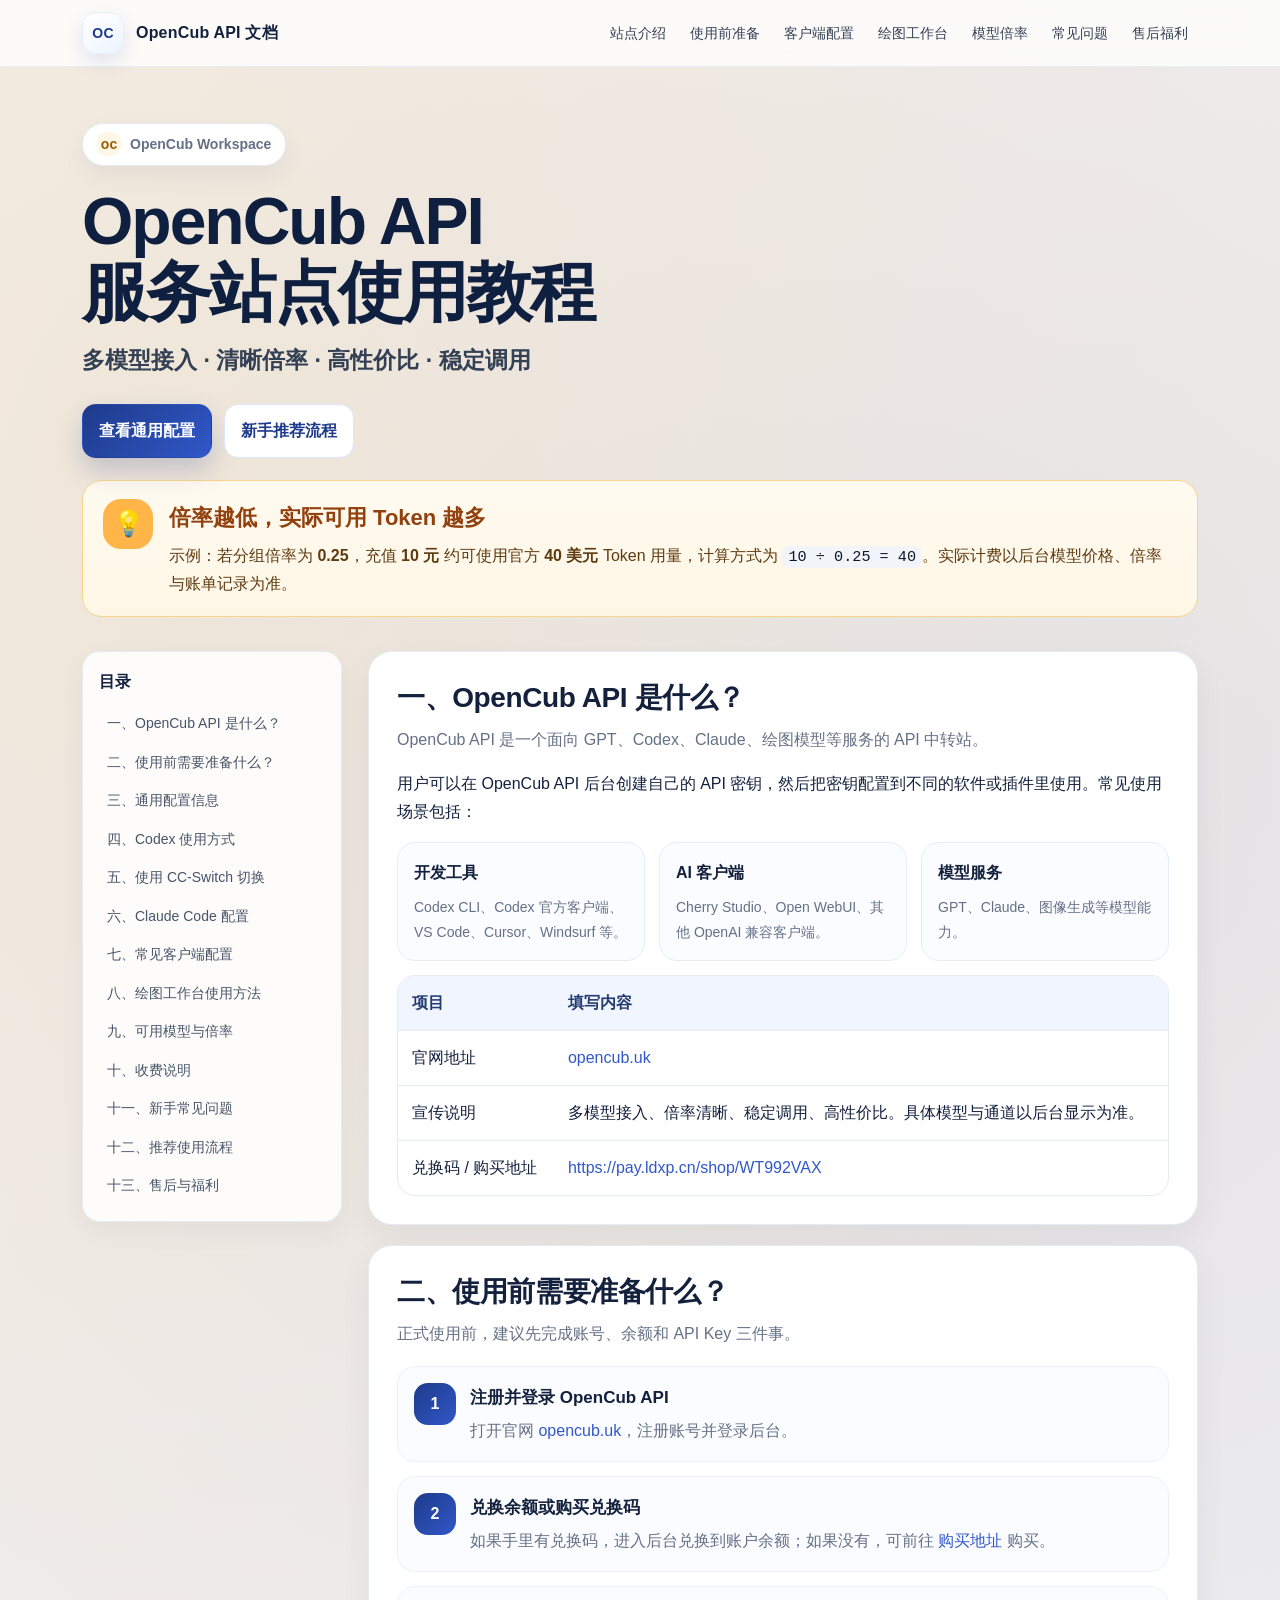
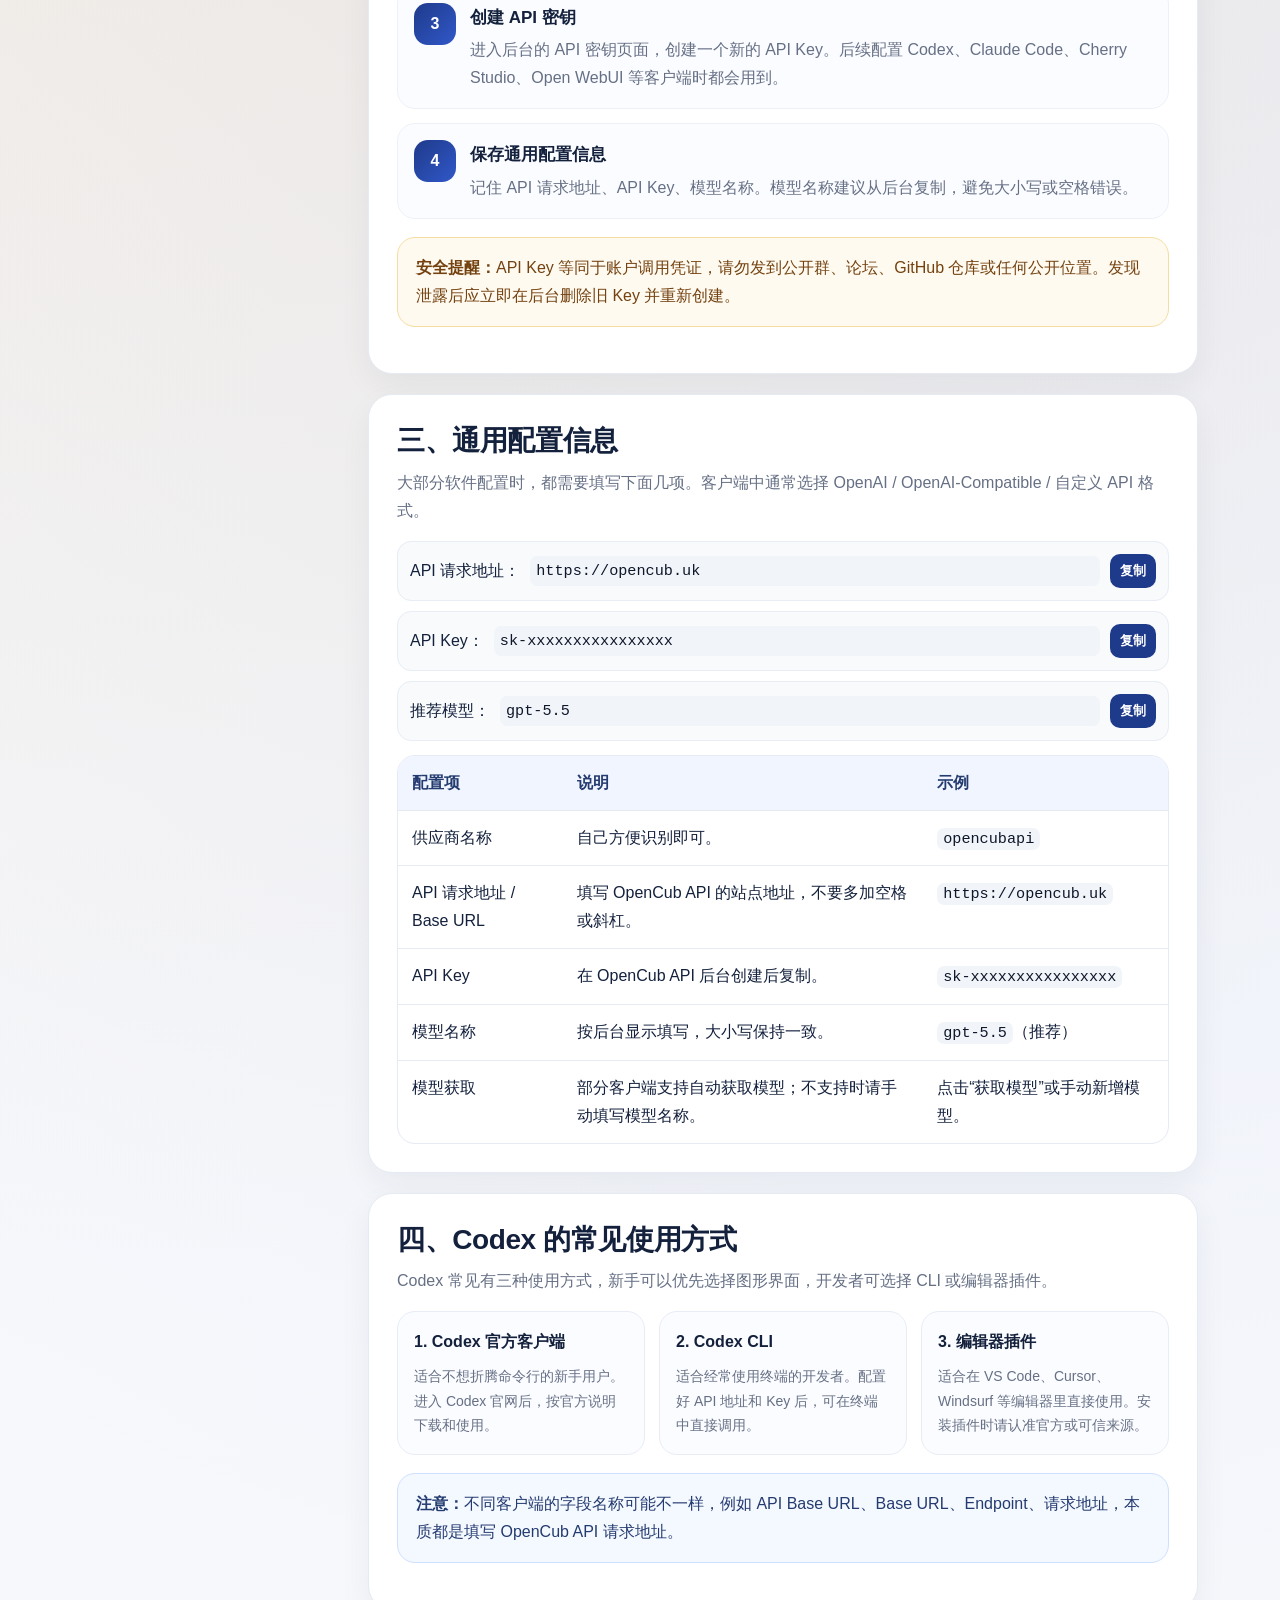
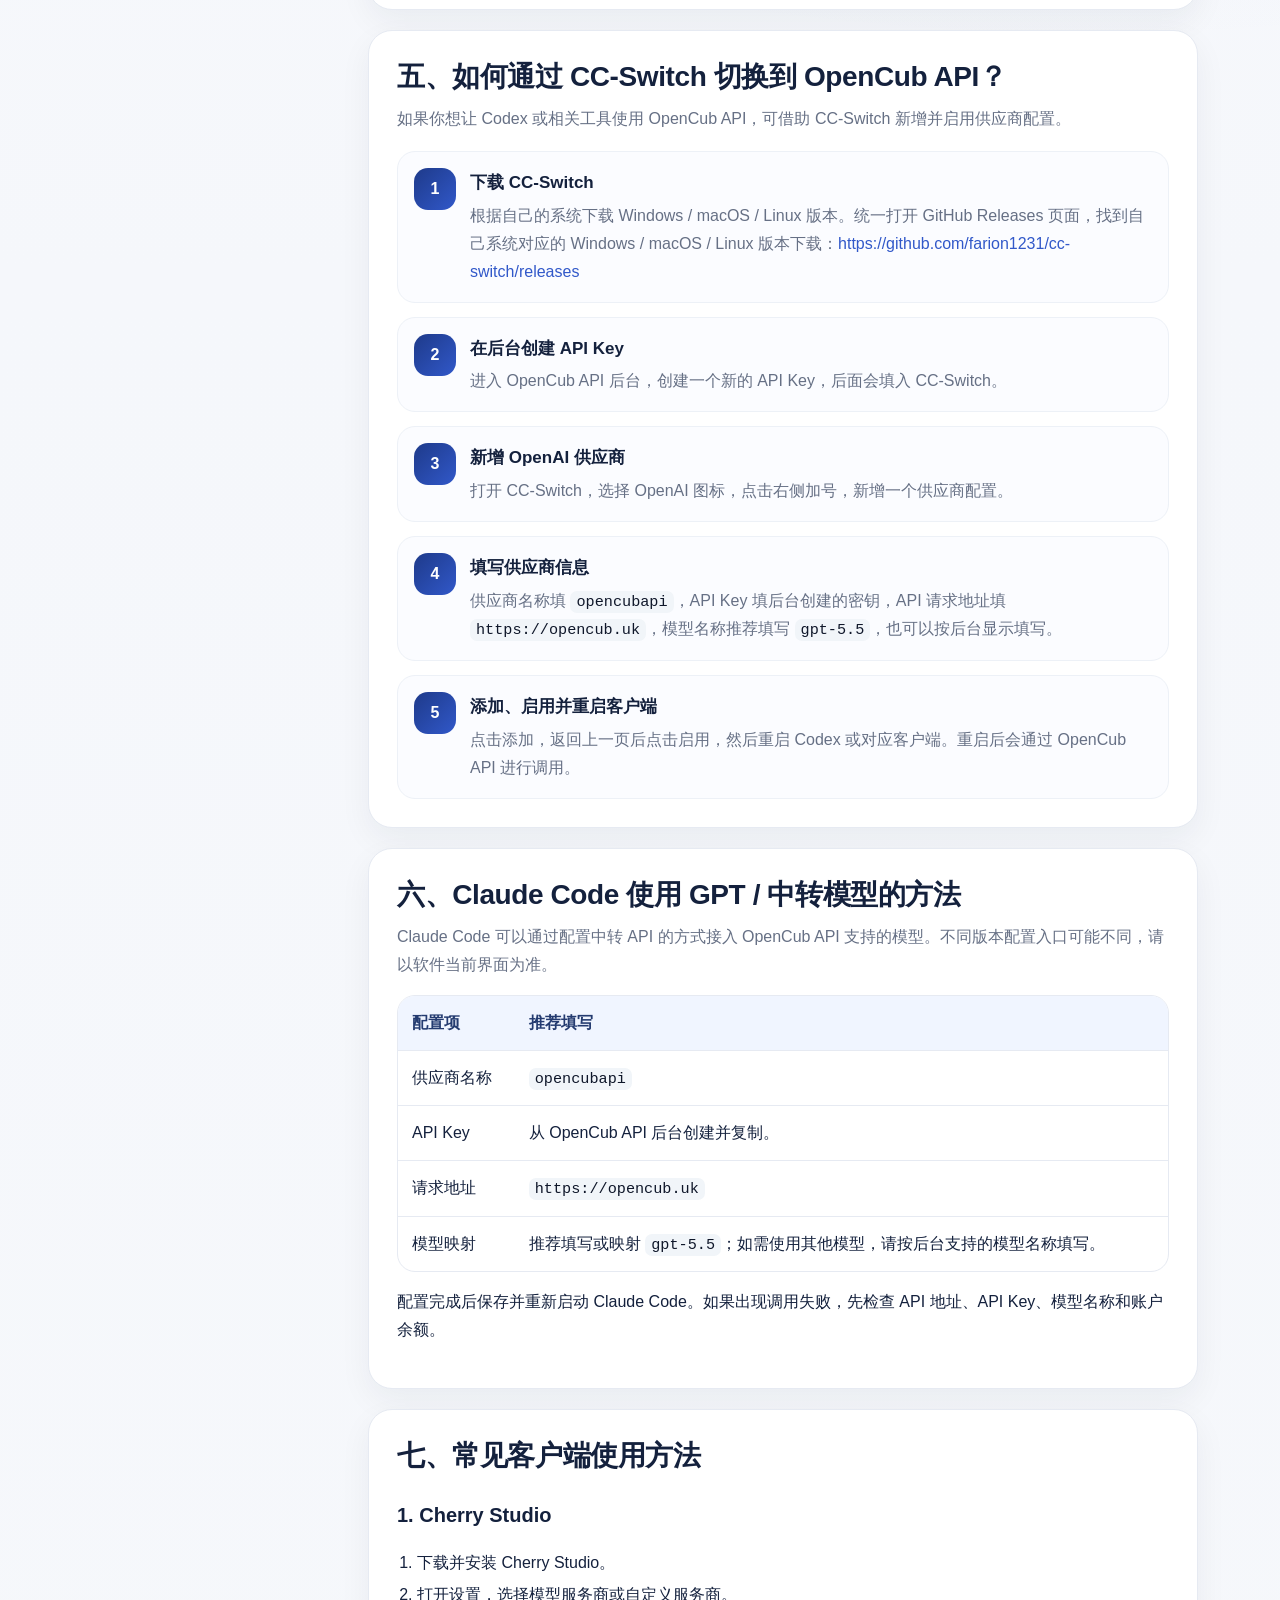
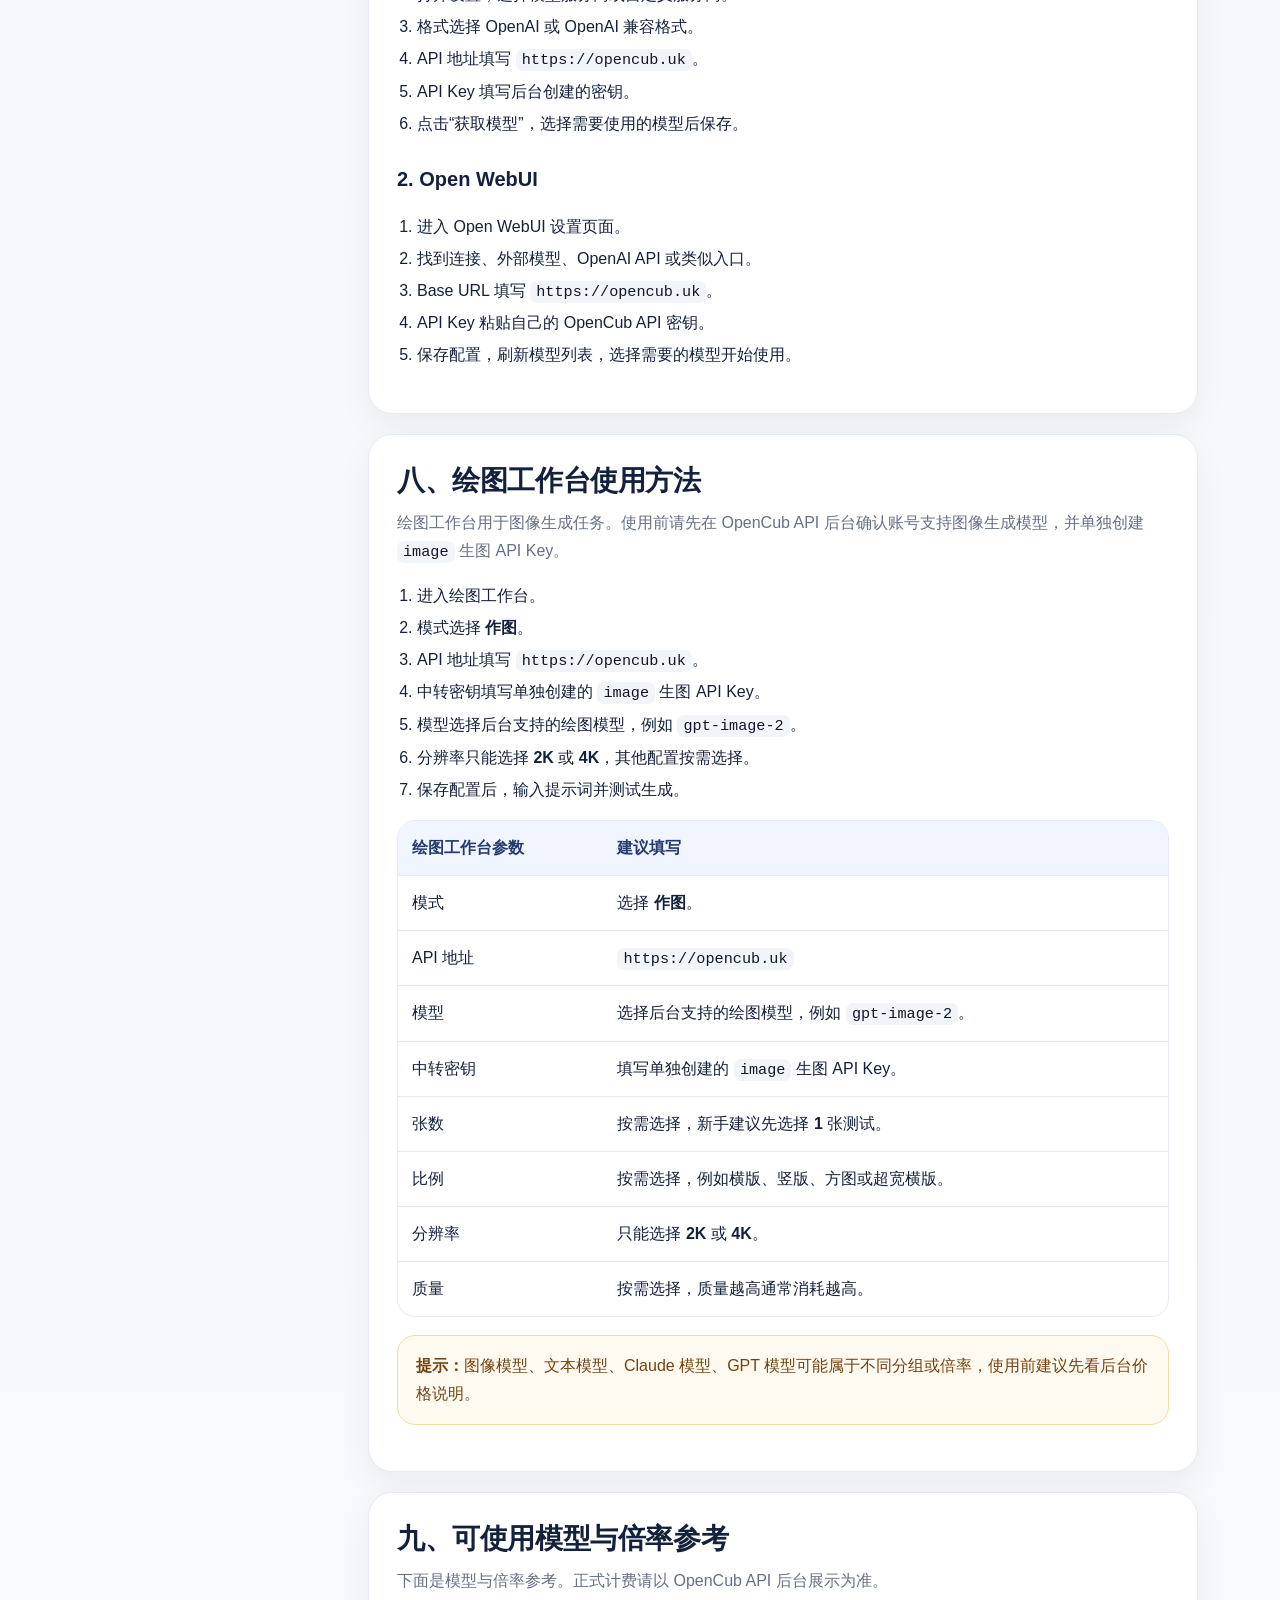
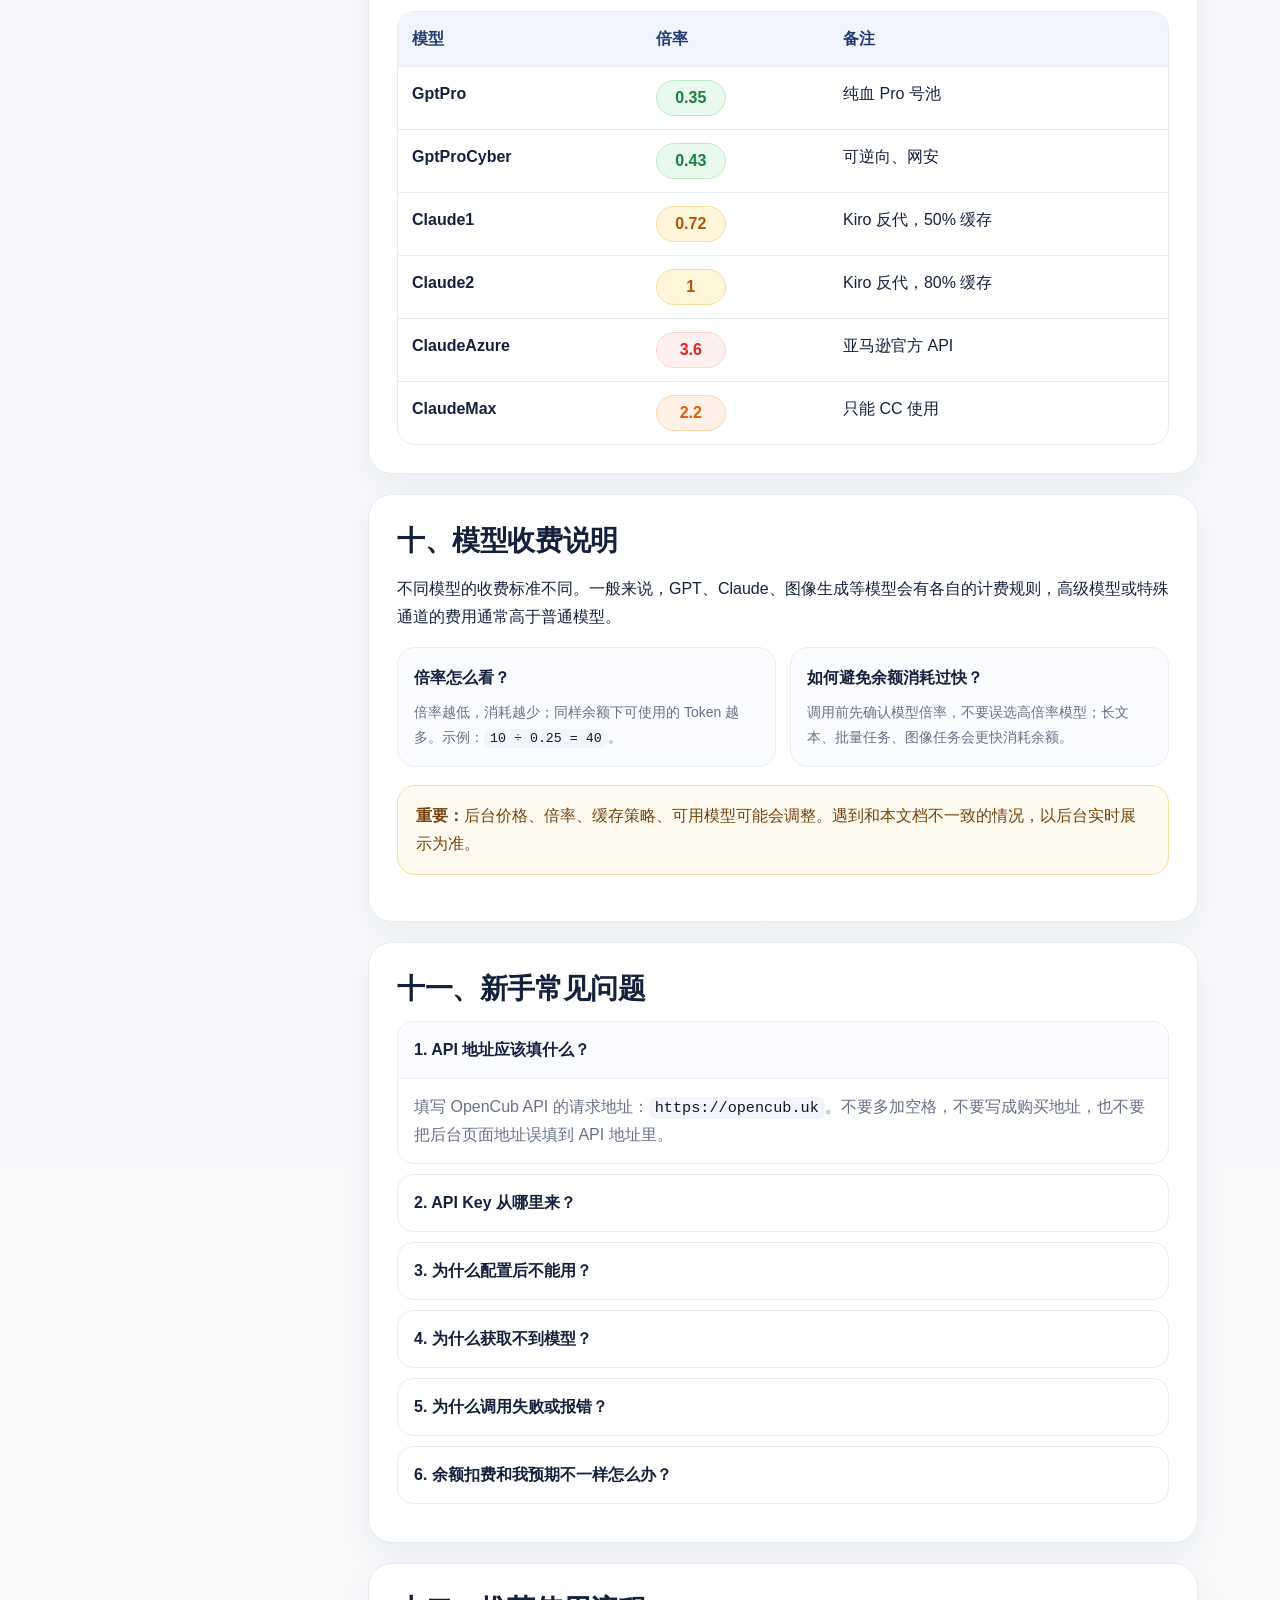
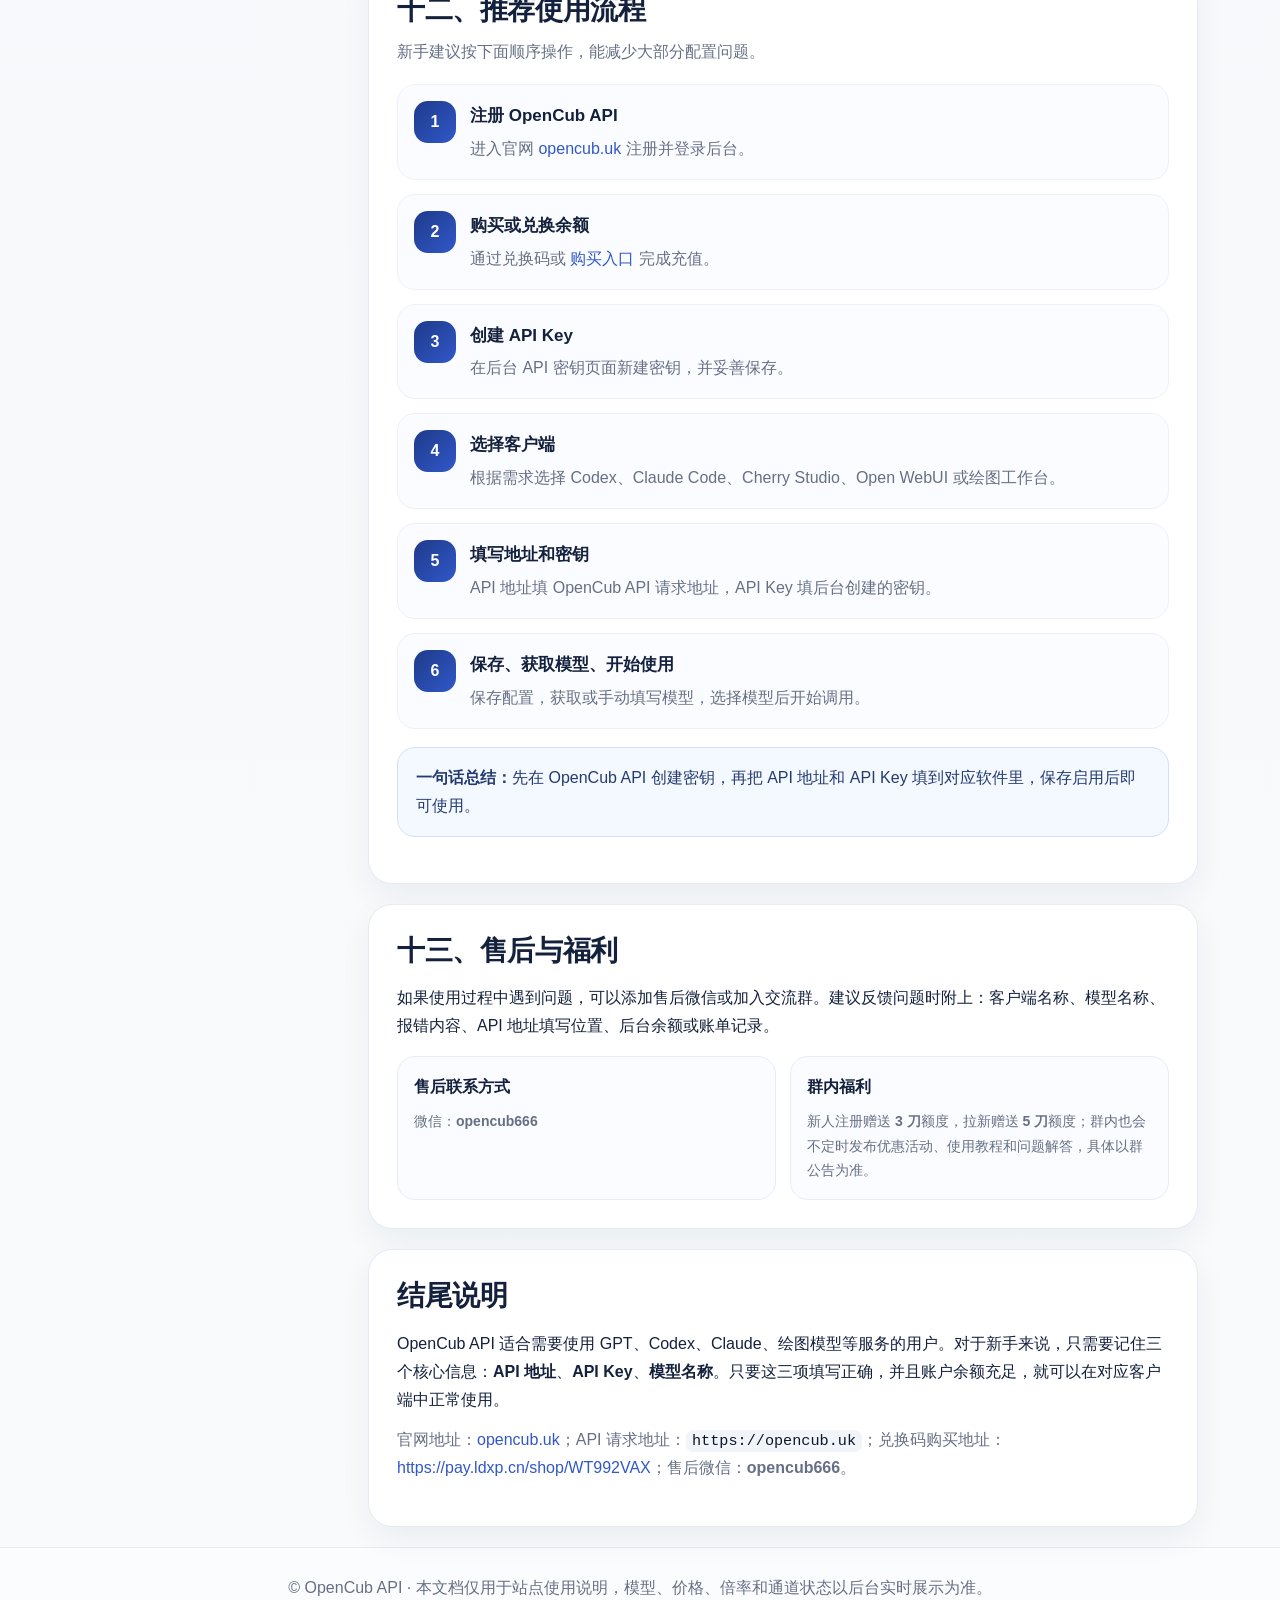
<file: doc.html>
<!DOCTYPE html>
<html lang="zh-CN">
<head>
  <meta charset="UTF-8" />
  <meta name="viewport" content="width=device-width, initial-scale=1.0" />
  <title>OpenCub API 服务站点使用教程</title>
  <meta name="description" content="OpenCub API 服务站点常规使用文档：注册、充值、创建 API Key、配置 Codex / Claude Code / Cherry Studio / Open WebUI / 绘图工作台，以及倍率和常见问题说明。" />
  <style>
    :root {
      --bg: #f5f7fb;
      --card: #ffffff;
      --ink: #14213d;
      --muted: #667085;
      --line: #e6eaf2;
      --primary: #1e3a8a;
      --primary-2: #3158c9;
      --accent: #f59e0b;
      --good: #16833a;
      --warn: #b45309;
      --bad: #dc2626;
      --soft: #eef4ff;
      --soft-2: #fff7e6;
      --shadow: 0 16px 45px rgba(20, 33, 61, .08);
      --radius: 18px;
    }

    * { box-sizing: border-box; }

    html { scroll-behavior: smooth; }

    body {
      margin: 0;
      font-family: -apple-system, BlinkMacSystemFont, "Segoe UI", "PingFang SC", "Hiragino Sans GB", "Microsoft YaHei", Arial, sans-serif;
      line-height: 1.75;
      color: var(--ink);
      background:
        radial-gradient(circle at 15% 5%, rgba(245, 158, 11, .14), transparent 26%),
        radial-gradient(circle at 85% 8%, rgba(49, 88, 201, .12), transparent 28%),
        linear-gradient(180deg, #fff 0%, var(--bg) 36%, #f8fafc 100%);
    }

    a { color: var(--primary-2); text-decoration: none; }
    a:hover { text-decoration: underline; }

    .wrap { max-width: 1160px; margin: 0 auto; padding: 0 22px; }

    .topbar {
      position: sticky;
      top: 0;
      z-index: 20;
      backdrop-filter: blur(16px);
      background: rgba(255, 255, 255, .78);
      border-bottom: 1px solid rgba(230, 234, 242, .85);
    }

    .topbar-inner {
      display: flex;
      align-items: center;
      justify-content: space-between;
      gap: 16px;
      min-height: 66px;
    }

    .brand {
      display: flex;
      align-items: center;
      gap: 12px;
      font-weight: 800;
      letter-spacing: .2px;
    }

    .logo {
      width: 42px;
      height: 42px;
      border-radius: 14px;
      display: grid;
      place-items: center;
      color: var(--primary);
      background: linear-gradient(145deg, #fff, #edf4ff);
      border: 1px solid #e5edff;
      box-shadow: 0 8px 20px rgba(30, 58, 138, .12);
      font-size: 14px;
      font-weight: 900;
    }

    .nav {
      display: flex;
      align-items: center;
      gap: 4px;
      flex-wrap: wrap;
      justify-content: flex-end;
    }

    .nav a {
      color: #344054;
      font-size: 14px;
      padding: 8px 10px;
      border-radius: 999px;
    }

    .nav a:hover {
      background: var(--soft);
      text-decoration: none;
      color: var(--primary);
    }

    header.hero { padding: 56px 0 34px; }

    .hero-grid {
      display: grid;
      grid-template-columns: 1.2fr .8fr;
      gap: 26px;
      align-items: center;
    }

    .badge {
      display: inline-flex;
      align-items: center;
      gap: 9px;
      padding: 8px 14px;
      border-radius: 999px;
      background: #fff;
      border: 1px solid var(--line);
      box-shadow: 0 10px 24px rgba(20, 33, 61, .06);
      color: var(--muted);
      font-size: 14px;
      font-weight: 700;
    }

    .badge span {
      display: inline-grid;
      place-items: center;
      width: 24px;
      height: 24px;
      border-radius: 9px;
      background: #fff7e6;
      color: #9a5a00;
      font-weight: 900;
    }

    h1 {
      margin: 20px 0 12px;
      line-height: 1.08;
      font-size: clamp(36px, 6vw, 66px);
      letter-spacing: -2px;
      color: #0f1f3f;
    }

    .subtitle {
      margin: 0 0 22px;
      color: #344054;
      font-size: clamp(17px, 2.3vw, 23px);
      font-weight: 650;
    }

    .desc {
      margin: 0;
      max-width: 760px;
      color: var(--muted);
      font-size: 16px;
    }

    .hero-actions { display: flex; gap: 12px; flex-wrap: wrap; margin-top: 24px; }

    .btn {
      display: inline-flex;
      align-items: center;
      justify-content: center;
      gap: 8px;
      border: 1px solid transparent;
      border-radius: 14px;
      padding: 12px 16px;
      min-height: 46px;
      font-weight: 800;
      cursor: pointer;
      transition: transform .15s ease, box-shadow .15s ease, background .15s ease;
    }

    .btn:hover { transform: translateY(-1px); text-decoration: none; }

    .btn.primary {
      color: #fff;
      background: linear-gradient(135deg, var(--primary), var(--primary-2));
      box-shadow: 0 12px 26px rgba(30, 58, 138, .22);
    }

    .btn.ghost {
      color: var(--primary);
      background: #fff;
      border-color: #dbe6ff;
    }

    .hero-card {
      background: rgba(255, 255, 255, .88);
      border: 1px solid var(--line);
      border-radius: 28px;
      box-shadow: var(--shadow);
      padding: 22px;
      overflow: hidden;
      position: relative;
    }

    .hero-card:before {
      content: "";
      position: absolute;
      right: -70px;
      top: -70px;
      width: 180px;
      height: 180px;
      border-radius: 999px;
      background: rgba(245, 158, 11, .16);
    }

    .mini-title { color: var(--muted); font-size: 14px; font-weight: 800; text-transform: uppercase; letter-spacing: .08em; }

    .feature-grid {
      display: grid;
      grid-template-columns: repeat(2, minmax(0, 1fr));
      gap: 12px;
      margin-top: 16px;
      position: relative;
    }

    .feature {
      background: #fff;
      border: 1px solid #edf1f7;
      border-radius: 16px;
      padding: 14px;
    }

    .feature .icon { font-size: 24px; }
    .feature b { display: block; margin-top: 5px; }
    .feature p { margin: 2px 0 0; color: var(--muted); font-size: 13px; line-height: 1.5; }

    .notice {
      margin: 22px 0 0;
      padding: 18px 20px;
      border-radius: 20px;
      border: 1px solid #f7d58a;
      background: linear-gradient(180deg, #fffaf0, #fff7e6);
      display: flex;
      gap: 16px;
      align-items: flex-start;
    }

    .notice .bulb {
      flex: 0 0 auto;
      width: 50px;
      height: 50px;
      border-radius: 18px;
      display: grid;
      place-items: center;
      background: #ffb547;
      color: #fff;
      font-size: 25px;
    }

    .notice h2 {
      margin: 0 0 4px;
      color: #92400e;
      font-size: 22px;
    }

    .notice p { margin: 0; color: #5f3b10; }

    main { padding: 6px 0 58px; }

    .layout {
      display: grid;
      grid-template-columns: 260px minmax(0, 1fr);
      gap: 26px;
      align-items: start;
    }

    .toc {
      position: sticky;
      top: 86px;
      background: rgba(255,255,255,.86);
      border: 1px solid var(--line);
      border-radius: var(--radius);
      padding: 16px;
      box-shadow: 0 10px 26px rgba(20,33,61,.05);
    }

    .toc-title { font-weight: 900; margin-bottom: 8px; }
    .toc a {
      display: block;
      padding: 7px 8px;
      border-radius: 10px;
      color: #475467;
      font-size: 14px;
    }
    .toc a:hover { background: var(--soft); color: var(--primary); text-decoration: none; }

    section.card {
      background: var(--card);
      border: 1px solid var(--line);
      border-radius: 24px;
      box-shadow: 0 12px 32px rgba(20, 33, 61, .055);
      padding: 28px;
      margin: 0 0 20px;
    }

    section.card h2 {
      margin: 0 0 14px;
      font-size: 28px;
      line-height: 1.28;
      letter-spacing: -.4px;
    }

    section.card h3 {
      margin: 24px 0 10px;
      font-size: 20px;
    }

    .lead { color: var(--muted); margin-top: -4px; }

    .steps {
      counter-reset: step;
      display: grid;
      gap: 14px;
      margin: 18px 0 0;
    }

    .step {
      counter-increment: step;
      display: grid;
      grid-template-columns: 42px 1fr;
      gap: 14px;
      padding: 16px;
      border-radius: 18px;
      border: 1px solid #edf1f7;
      background: #fbfcff;
    }

    .step:before {
      content: counter(step);
      width: 42px;
      height: 42px;
      border-radius: 14px;
      display: grid;
      place-items: center;
      color: #fff;
      font-weight: 900;
      background: linear-gradient(135deg, var(--primary), var(--primary-2));
    }

    .step h4 { margin: 0 0 4px; font-size: 17px; }
    .step p { margin: 0; color: var(--muted); }

    .grid-2 { display: grid; grid-template-columns: repeat(2, minmax(0,1fr)); gap: 14px; }
    .grid-3 { display: grid; grid-template-columns: repeat(3, minmax(0,1fr)); gap: 14px; }

    .info-box {
      border: 1px solid #e7ecf5;
      border-radius: 18px;
      padding: 16px;
      background: #fbfcff;
    }

    .info-box h4 { margin: 0 0 8px; font-size: 16px; }
    .info-box p { margin: 0; color: var(--muted); font-size: 14px; }

    .config-table, .model-table {
      width: 100%;
      border-collapse: separate;
      border-spacing: 0;
      overflow: hidden;
      border: 1px solid var(--line);
      border-radius: 18px;
      background: #fff;
      margin-top: 14px;
    }

    .config-table th, .config-table td, .model-table th, .model-table td {
      padding: 13px 14px;
      border-bottom: 1px solid var(--line);
      text-align: left;
      vertical-align: top;
    }

    .config-table th, .model-table th {
      color: #243b70;
      background: #f0f5ff;
      font-weight: 900;
    }

    .config-table tr:last-child td, .model-table tr:last-child td { border-bottom: 0; }

    code, .code {
      font-family: ui-monospace, SFMono-Regular, Menlo, Monaco, Consolas, "Liberation Mono", monospace;
      background: #f1f5f9;
      color: #0f172a;
      padding: 2px 6px;
      border-radius: 7px;
      font-size: .95em;
    }

    .copy-line {
      display: flex;
      align-items: center;
      gap: 10px;
      flex-wrap: wrap;
      padding: 12px;
      border-radius: 14px;
      background: #f8fafc;
      border: 1px solid #e7ecf5;
      margin: 10px 0;
    }

    .copy-line .value { flex: 1 1 260px; word-break: break-all; }

    .copy-btn {
      border: 0;
      border-radius: 10px;
      padding: 8px 10px;
      background: var(--primary);
      color: #fff;
      font-weight: 800;
      cursor: pointer;
    }

    .tag {
      display: inline-flex;
      align-items: center;
      justify-content: center;
      min-width: 70px;
      padding: 3px 10px;
      border-radius: 999px;
      font-weight: 900;
      border: 1px solid transparent;
    }
    .tag.green { color: var(--good); background: #e9f9ee; border-color: #bce9c8; }
    .tag.yellow { color: var(--warn); background: #fff6da; border-color: #f5dda2; }
    .tag.red { color: var(--bad); background: #fff0f0; border-color: #ffd1d1; }
    .tag.orange { color: #ea580c; background: #fff1e7; border-color: #fed7aa; }

    .callout {
      margin: 18px 0;
      border-radius: 18px;
      padding: 16px 18px;
      border: 1px solid #cfe0ff;
      background: #f4f8ff;
      color: #243b70;
    }

    .callout.warn {
      border-color: #f5dda2;
      background: #fffaf0;
      color: #744210;
    }

    details {
      border: 1px solid #e7ecf5;
      border-radius: 16px;
      background: #fff;
      padding: 0;
      overflow: hidden;
      margin: 10px 0;
    }

    summary {
      cursor: pointer;
      padding: 14px 16px;
      font-weight: 850;
      list-style: none;
    }

    summary::-webkit-details-marker { display: none; }
    details[open] summary { border-bottom: 1px solid #e7ecf5; background: #fbfcff; }
    details .details-body { padding: 14px 16px; color: var(--muted); }
    details .details-body p:first-child { margin-top: 0; }
    details .details-body p:last-child { margin-bottom: 0; }

    .footer {
      padding: 26px 0 42px;
      color: var(--muted);
      text-align: center;
      border-top: 1px solid var(--line);
      background: rgba(255,255,255,.5);
    }

    .placeholder {
      color: #9a3412;
      font-weight: 900;
      background: #fff7ed;
      border: 1px dashed #fdba74;
      border-radius: 8px;
      padding: 1px 6px;
    }

    ul, ol { padding-left: 1.25em; }
    li + li { margin-top: 4px; }

    @media (max-width: 920px) {
      .hero-grid, .layout { grid-template-columns: 1fr; }
      .toc { position: static; }
      .nav { display: none; }
      .grid-2, .grid-3, .feature-grid { grid-template-columns: 1fr; }
      section.card { padding: 22px; }
    }

    @media print {
      .topbar, .toc, .hero-actions, .copy-btn { display: none !important; }
      body { background: #fff; }
      section.card, .hero-card { box-shadow: none; break-inside: avoid; }
      .layout, .hero-grid { grid-template-columns: 1fr; }
      a { color: inherit; text-decoration: none; }
    }
  </style>
</head>
<body>
  <div class="topbar">
    <div class="wrap topbar-inner">
      <div class="brand"><div class="logo">OC</div><span>OpenCub API 文档</span></div>
      <nav class="nav" aria-label="页面导航">
        <a href="#intro">站点介绍</a>
        <a href="#prepare">使用前准备</a>
        <a href="#clients">客户端配置</a>
        <a href="#drawing-workbench">绘图工作台</a>
        <a href="#models">模型倍率</a>
        <a href="#faq">常见问题</a>
        <a href="#support">售后福利</a>
      </nav>
    </div>
  </div>

  <header class="hero">
    <div class="wrap">
      <div>
        <div class="badge"><span>oc</span> OpenCub Workspace</div>
        <h1>OpenCub API<br />服务站点使用教程</h1>
        <p class="subtitle">多模型接入 · 清晰倍率 · 高性价比 · 稳定调用</p>
        <div class="hero-actions">
          <a class="btn primary" href="#quick-config">查看通用配置</a>
          <a class="btn ghost" href="#workflow">新手推荐流程</a>
        </div>
      </div>
    </div>
    <div class="wrap">
      <div class="notice">
        <div class="bulb">💡</div>
        <div>
          <h2>倍率越低，实际可用 Token 越多</h2>
          <p>示例：若分组倍率为 <b>0.25</b>，充值 <b>10 元</b> 约可使用官方 <b>40 美元</b> Token 用量，计算方式为 <code>10 ÷ 0.25 = 40</code>。实际计费以后台模型价格、倍率与账单记录为准。</p>
        </div>
      </div>
    </div>
  </header>

  <main class="wrap layout">
    <aside class="toc" aria-label="目录">
      <div class="toc-title">目录</div>
      <a href="#intro">一、OpenCub API 是什么？</a>
      <a href="#prepare">二、使用前需要准备什么？</a>
      <a href="#quick-config">三、通用配置信息</a>
      <a href="#codex">四、Codex 使用方式</a>
      <a href="#ccswitch">五、使用 CC-Switch 切换</a>
      <a href="#claude-code">六、Claude Code 配置</a>
      <a href="#clients">七、常见客户端配置</a>
      <a href="#drawing-workbench">八、绘图工作台使用方法</a>
      <a href="#models">九、可用模型与倍率</a>
      <a href="#billing">十、收费说明</a>
      <a href="#faq">十一、新手常见问题</a>
      <a href="#workflow">十二、推荐使用流程</a>
      <a href="#support">十三、售后与福利</a>
    </aside>

    <div>
      <section class="card" id="intro">
        <h2>一、OpenCub API 是什么？</h2>
        <p class="lead">OpenCub API 是一个面向 GPT、Codex、Claude、绘图模型等服务的 API 中转站。</p>
        <p>用户可以在 OpenCub API 后台创建自己的 API 密钥，然后把密钥配置到不同的软件或插件里使用。常见使用场景包括：</p>
        <div class="grid-3">
          <div class="info-box"><h4>开发工具</h4><p>Codex CLI、Codex 官方客户端、VS Code、Cursor、Windsurf 等。</p></div>
          <div class="info-box"><h4>AI 客户端</h4><p>Cherry Studio、Open WebUI、其他 OpenAI 兼容客户端。</p></div>
          <div class="info-box"><h4>模型服务</h4><p>GPT、Claude、图像生成等模型能力。</p></div>
        </div>
        <table class="config-table">
          <tr><th>项目</th><th>填写内容</th></tr>
          <tr><td>官网地址</td><td><a href="https://opencub.uk" target="_blank" rel="noopener">opencub.uk</a></td></tr>
          <tr><td>宣传说明</td><td>多模型接入、倍率清晰、稳定调用、高性价比。具体模型与通道以后台显示为准。</td></tr>
          <tr><td>兑换码 / 购买地址</td><td><a href="https://pay.ldxp.cn/shop/WT992VAX" target="_blank" rel="noopener">https://pay.ldxp.cn/shop/WT992VAX</a></td></tr>
        </table>
      </section>

      <section class="card" id="prepare">
        <h2>二、使用前需要准备什么？</h2>
        <p class="lead">正式使用前，建议先完成账号、余额和 API Key 三件事。</p>
        <div class="steps">
          <div class="step"><div><h4>注册并登录 OpenCub API</h4><p>打开官网 <a href="https://opencub.uk" target="_blank" rel="noopener">opencub.uk</a>，注册账号并登录后台。</p></div></div>
          <div class="step"><div><h4>兑换余额或购买兑换码</h4><p>如果手里有兑换码，进入后台兑换到账户余额；如果没有，可前往 <a href="https://pay.ldxp.cn/shop/WT992VAX" target="_blank" rel="noopener">购买地址</a> 购买。</p></div></div>
          <div class="step"><div><h4>创建 API 密钥</h4><p>进入后台的 API 密钥页面，创建一个新的 API Key。后续配置 Codex、Claude Code、Cherry Studio、Open WebUI 等客户端时都会用到。</p></div></div>
          <div class="step"><div><h4>保存通用配置信息</h4><p>记住 API 请求地址、API Key、模型名称。模型名称建议从后台复制，避免大小写或空格错误。</p></div></div>
        </div>
        <div class="callout warn"><b>安全提醒：</b>API Key 等同于账户调用凭证，请勿发到公开群、论坛、GitHub 仓库或任何公开位置。发现泄露后应立即在后台删除旧 Key 并重新创建。</div>
      </section>

      <section class="card" id="quick-config">
        <h2>三、通用配置信息</h2>
        <p class="lead">大部分软件配置时，都需要填写下面几项。客户端中通常选择 OpenAI / OpenAI-Compatible / 自定义 API 格式。</p>
        <div class="copy-line"><span>API 请求地址：</span><span class="value code" data-copy="https://opencub.uk">https://opencub.uk</span><button class="copy-btn" type="button">复制</button></div>
        <div class="copy-line"><span>API Key：</span><span class="value code" data-copy="sk-xxxxxxxxxxxxxxxx">sk-xxxxxxxxxxxxxxxx</span><button class="copy-btn" type="button">复制</button></div>
        <div class="copy-line"><span>推荐模型：</span><span class="value code" data-copy="gpt-5.5">gpt-5.5</span><button class="copy-btn" type="button">复制</button></div>
        <table class="config-table">
          <tr><th>配置项</th><th>说明</th><th>示例</th></tr>
          <tr><td>供应商名称</td><td>自己方便识别即可。</td><td><code>opencubapi</code></td></tr>
          <tr><td>API 请求地址 / Base URL</td><td>填写 OpenCub API 的站点地址，不要多加空格或斜杠。</td><td><code>https://opencub.uk</code></td></tr>
          <tr><td>API Key</td><td>在 OpenCub API 后台创建后复制。</td><td><code>sk-xxxxxxxxxxxxxxxx</code></td></tr>
          <tr><td>模型名称</td><td>按后台显示填写，大小写保持一致。</td><td><code>gpt-5.5</code>（推荐）</td></tr>
          <tr><td>模型获取</td><td>部分客户端支持自动获取模型；不支持时请手动填写模型名称。</td><td>点击“获取模型”或手动新增模型。</td></tr>
        </table>
      </section>

      <section class="card" id="codex">
        <h2>四、Codex 的常见使用方式</h2>
        <p class="lead">Codex 常见有三种使用方式，新手可以优先选择图形界面，开发者可选择 CLI 或编辑器插件。</p>
        <div class="grid-3">
          <div class="info-box"><h4>1. Codex 官方客户端</h4><p>适合不想折腾命令行的新手用户。进入 Codex 官网后，按官方说明下载和使用。</p></div>
          <div class="info-box"><h4>2. Codex CLI</h4><p>适合经常使用终端的开发者。配置好 API 地址和 Key 后，可在终端中直接调用。</p></div>
          <div class="info-box"><h4>3. 编辑器插件</h4><p>适合在 VS Code、Cursor、Windsurf 等编辑器里直接使用。安装插件时请认准官方或可信来源。</p></div>
        </div>
        <div class="callout"><b>注意：</b>不同客户端的字段名称可能不一样，例如 API Base URL、Base URL、Endpoint、请求地址，本质都是填写 OpenCub API 请求地址。</div>
      </section>

      <section class="card" id="ccswitch">
        <h2>五、如何通过 CC-Switch 切换到 OpenCub API？</h2>
        <p class="lead">如果你想让 Codex 或相关工具使用 OpenCub API，可借助 CC-Switch 新增并启用供应商配置。</p>
        <div class="steps">
          <div class="step"><div><h4>下载 CC-Switch</h4><p>根据自己的系统下载 Windows / macOS / Linux 版本。统一打开 GitHub Releases 页面，找到自己系统对应的 Windows / macOS / Linux 版本下载：<a href="https://github.com/farion1231/cc-switch/releases" target="_blank" rel="noopener">https://github.com/farion1231/cc-switch/releases</a></p></div></div>
          <div class="step"><div><h4>在后台创建 API Key</h4><p>进入 OpenCub API 后台，创建一个新的 API Key，后面会填入 CC-Switch。</p></div></div>
          <div class="step"><div><h4>新增 OpenAI 供应商</h4><p>打开 CC-Switch，选择 OpenAI 图标，点击右侧加号，新增一个供应商配置。</p></div></div>
          <div class="step"><div><h4>填写供应商信息</h4><p>供应商名称填 <code>opencubapi</code>，API Key 填后台创建的密钥，API 请求地址填 <code>https://opencub.uk</code>，模型名称推荐填写 <code>gpt-5.5</code>，也可以按后台显示填写。</p></div></div>
          <div class="step"><div><h4>添加、启用并重启客户端</h4><p>点击添加，返回上一页后点击启用，然后重启 Codex 或对应客户端。重启后会通过 OpenCub API 进行调用。</p></div></div>
        </div>
      </section>

      <section class="card" id="claude-code">
        <h2>六、Claude Code 使用 GPT / 中转模型的方法</h2>
        <p class="lead">Claude Code 可以通过配置中转 API 的方式接入 OpenCub API 支持的模型。不同版本配置入口可能不同，请以软件当前界面为准。</p>
        <table class="config-table">
          <tr><th>配置项</th><th>推荐填写</th></tr>
          <tr><td>供应商名称</td><td><code>opencubapi</code></td></tr>
          <tr><td>API Key</td><td>从 OpenCub API 后台创建并复制。</td></tr>
          <tr><td>请求地址</td><td><code>https://opencub.uk</code></td></tr>
          <tr><td>模型映射</td><td>推荐填写或映射 <code>gpt-5.5</code>；如需使用其他模型，请按后台支持的模型名称填写。</td></tr>
        </table>
        <p>配置完成后保存并重新启动 Claude Code。如果出现调用失败，先检查 API 地址、API Key、模型名称和账户余额。</p>
      </section>

      <section class="card" id="clients">
        <h2>七、常见客户端使用方法</h2>
        <h3>1. Cherry Studio</h3>
        <ol>
          <li>下载并安装 Cherry Studio。</li>
          <li>打开设置，选择模型服务商或自定义服务商。</li>
          <li>格式选择 OpenAI 或 OpenAI 兼容格式。</li>
          <li>API 地址填写 <code>https://opencub.uk</code>。</li>
          <li>API Key 填写后台创建的密钥。</li>
          <li>点击“获取模型”，选择需要使用的模型后保存。</li>
        </ol>

        <h3>2. Open WebUI</h3>
        <ol>
          <li>进入 Open WebUI 设置页面。</li>
          <li>找到连接、外部模型、OpenAI API 或类似入口。</li>
          <li>Base URL 填写 <code>https://opencub.uk</code>。</li>
          <li>API Key 粘贴自己的 OpenCub API 密钥。</li>
          <li>保存配置，刷新模型列表，选择需要的模型开始使用。</li>
        </ol>

      </section>

      <section class="card" id="drawing-workbench">
        <h2>八、绘图工作台使用方法</h2>
        <p class="lead">绘图工作台用于图像生成任务。使用前请先在 OpenCub API 后台确认账号支持图像生成模型，并单独创建 <code>image</code> 生图 API Key。</p>
        <ol>
          <li>进入绘图工作台。</li>
          <li>模式选择 <b>作图</b>。</li>
          <li>API 地址填写 <code>https://opencub.uk</code>。</li>
          <li>中转密钥填写单独创建的 <code>image</code> 生图 API Key。</li>
          <li>模型选择后台支持的绘图模型，例如 <code>gpt-image-2</code>。</li>
          <li>分辨率只能选择 <b>2K</b> 或 <b>4K</b>，其他配置按需选择。</li>
          <li>保存配置后，输入提示词并测试生成。</li>
        </ol>
        <table class="config-table">
          <tr><th>绘图工作台参数</th><th>建议填写</th></tr>
          <tr><td>模式</td><td>选择 <b>作图</b>。</td></tr>
          <tr><td>API 地址</td><td><code>https://opencub.uk</code></td></tr>
          <tr><td>模型</td><td>选择后台支持的绘图模型，例如 <code>gpt-image-2</code>。</td></tr>
          <tr><td>中转密钥</td><td>填写单独创建的 <code>image</code> 生图 API Key。</td></tr>
          <tr><td>张数</td><td>按需选择，新手建议先选择 <b>1</b> 张测试。</td></tr>
          <tr><td>比例</td><td>按需选择，例如横版、竖版、方图或超宽横版。</td></tr>
          <tr><td>分辨率</td><td>只能选择 <b>2K</b> 或 <b>4K</b>。</td></tr>
          <tr><td>质量</td><td>按需选择，质量越高通常消耗越高。</td></tr>
        </table>
        <div class="callout warn"><b>提示：</b>图像模型、文本模型、Claude 模型、GPT 模型可能属于不同分组或倍率，使用前建议先看后台价格说明。</div>
      </section>

      <section class="card" id="models">
        <h2>九、可使用模型与倍率参考</h2>
        <p class="lead">下面是模型与倍率参考。正式计费请以 OpenCub API 后台展示为准。</p>
        <table class="model-table">
          <tr><th>模型</th><th>倍率</th><th>备注</th></tr>
          <tr><td><b>GptPro</b></td><td><span class="tag green">0.35</span></td><td>纯血 Pro 号池</td></tr>
          <tr><td><b>GptProCyber</b></td><td><span class="tag green">0.43</span></td><td>可逆向、网安</td></tr>
          <tr><td><b>Claude1</b></td><td><span class="tag yellow">0.72</span></td><td>Kiro 反代，50% 缓存</td></tr>
          <tr><td><b>Claude2</b></td><td><span class="tag yellow">1</span></td><td>Kiro 反代，80% 缓存</td></tr>
          <tr><td><b>ClaudeAzure</b></td><td><span class="tag red">3.6</span></td><td>亚马逊官方 API</td></tr>
          <tr><td><b>ClaudeMax</b></td><td><span class="tag orange">2.2</span></td><td>只能 CC 使用</td></tr>
        </table>
      </section>

      <section class="card" id="billing">
        <h2>十、模型收费说明</h2>
        <p>不同模型的收费标准不同。一般来说，GPT、Claude、图像生成等模型会有各自的计费规则，高级模型或特殊通道的费用通常高于普通模型。</p>
        <div class="grid-2">
          <div class="info-box"><h4>倍率怎么看？</h4><p>倍率越低，消耗越少；同样余额下可使用的 Token 越多。示例：<code>10 ÷ 0.25 = 40</code>。</p></div>
          <div class="info-box"><h4>如何避免余额消耗过快？</h4><p>调用前先确认模型倍率，不要误选高倍率模型；长文本、批量任务、图像任务会更快消耗余额。</p></div>
        </div>
        <div class="callout warn"><b>重要：</b>后台价格、倍率、缓存策略、可用模型可能会调整。遇到和本文档不一致的情况，以后台实时展示为准。</div>
      </section>

      <section class="card" id="faq">
        <h2>十一、新手常见问题</h2>
        <details open>
          <summary>1. API 地址应该填什么？</summary>
          <div class="details-body"><p>填写 OpenCub API 的请求地址：<code>https://opencub.uk</code>。不要多加空格，不要写成购买地址，也不要把后台页面地址误填到 API 地址里。</p></div>
        </details>
        <details>
          <summary>2. API Key 从哪里来？</summary>
          <div class="details-body"><p>API Key 需要在 OpenCub API 后台创建。创建后复制出来，填入对应软件的 API Key、Token、Secret Key 或密钥位置。</p></div>
        </details>
        <details>
          <summary>3. 为什么配置后不能用？</summary>
          <div class="details-body"><p>请按顺序检查：API 地址是否正确、API Key 是否复制完整、账户余额是否充足、模型名称是否正确、是否已保存或启用配置、客户端是否已重启、当前模型是否在后台支持。</p></div>
        </details>
        <details>
          <summary>4. 为什么获取不到模型？</summary>
          <div class="details-body"><p>常见原因包括 API Key 填错、API 地址填错、网络连接异常、客户端不支持自动拉取模型、账号余额不足或权限不足。可先手动填写模型名称测试。</p></div>
        </details>
        <details>
          <summary>5. 为什么调用失败或报错？</summary>
          <div class="details-body"><p>常见原因包括模型名称不支持、余额不足、请求地址错误、软件没有重启、选择了不支持的模型格式、中转站维护或通道异常。可把报错内容、调用时间、模型名称发给售后处理。</p></div>
        </details>
        <details>
          <summary>6. 余额扣费和我预期不一样怎么办？</summary>
          <div class="details-body"><p>先查看后台账单记录、调用模型、倍率、输入输出 Token、是否开启缓存或特殊通道。若仍有疑问，可把调用时间、模型名称、客户端名称和相关配置发给售后核对。</p></div>
        </details>
      </section>

      <section class="card" id="workflow">
        <h2>十二、推荐使用流程</h2>
        <p class="lead">新手建议按下面顺序操作，能减少大部分配置问题。</p>
        <div class="steps">
          <div class="step"><div><h4>注册 OpenCub API</h4><p>进入官网 <a href="https://opencub.uk" target="_blank" rel="noopener">opencub.uk</a> 注册并登录后台。</p></div></div>
          <div class="step"><div><h4>购买或兑换余额</h4><p>通过兑换码或 <a href="https://pay.ldxp.cn/shop/WT992VAX" target="_blank" rel="noopener">购买入口</a> 完成充值。</p></div></div>
          <div class="step"><div><h4>创建 API Key</h4><p>在后台 API 密钥页面新建密钥，并妥善保存。</p></div></div>
          <div class="step"><div><h4>选择客户端</h4><p>根据需求选择 Codex、Claude Code、Cherry Studio、Open WebUI 或绘图工作台。</p></div></div>
          <div class="step"><div><h4>填写地址和密钥</h4><p>API 地址填 OpenCub API 请求地址，API Key 填后台创建的密钥。</p></div></div>
          <div class="step"><div><h4>保存、获取模型、开始使用</h4><p>保存配置，获取或手动填写模型，选择模型后开始调用。</p></div></div>
        </div>
        <div class="callout"><b>一句话总结：</b>先在 OpenCub API 创建密钥，再把 API 地址和 API Key 填到对应软件里，保存启用后即可使用。</div>
      </section>

      <section class="card" id="support">
        <h2>十三、售后与福利</h2>
        <p>如果使用过程中遇到问题，可以添加售后微信或加入交流群。建议反馈问题时附上：客户端名称、模型名称、报错内容、API 地址填写位置、后台余额或账单记录。</p>
        <div class="grid-2">
          <div class="info-box"><h4>售后联系方式</h4><p>微信：<b>opencub666</b></p></div>
          <div class="info-box"><h4>群内福利</h4><p>新人注册赠送 <b>3 刀</b>额度，拉新赠送 <b>5 刀</b>额度；群内也会不定时发布优惠活动、使用教程和问题解答，具体以群公告为准。</p></div>
        </div>
      </section>

      <section class="card" id="ending">
        <h2>结尾说明</h2>
        <p>OpenCub API 适合需要使用 GPT、Codex、Claude、绘图模型等服务的用户。对于新手来说，只需要记住三个核心信息：<b>API 地址</b>、<b>API Key</b>、<b>模型名称</b>。只要这三项填写正确，并且账户余额充足，就可以在对应客户端中正常使用。</p>
        <p class="lead">官网地址：<a href="https://opencub.uk" target="_blank" rel="noopener">opencub.uk</a>；API 请求地址：<code>https://opencub.uk</code>；兑换码购买地址：<a href="https://pay.ldxp.cn/shop/WT992VAX" target="_blank" rel="noopener">https://pay.ldxp.cn/shop/WT992VAX</a>；售后微信：<b>opencub666</b>。</p>
      </section>
    </div>
  </main>

  <footer class="footer">
    <div class="wrap">© OpenCub API · 本文档仅用于站点使用说明，模型、价格、倍率和通道状态以后台实时展示为准。</div>
  </footer>

  <script>
    document.querySelectorAll('.copy-btn').forEach(function(btn) {
      btn.addEventListener('click', async function() {
        const value = btn.parentElement.querySelector('[data-copy]')?.getAttribute('data-copy') || '';
        try {
          await navigator.clipboard.writeText(value);
          const old = btn.textContent;
          btn.textContent = '已复制';
          setTimeout(function(){ btn.textContent = old; }, 1200);
        } catch (e) {
          alert('复制失败，请手动复制：' + value);
        }
      });
    });
  </script>
</body>
</html>
</file>
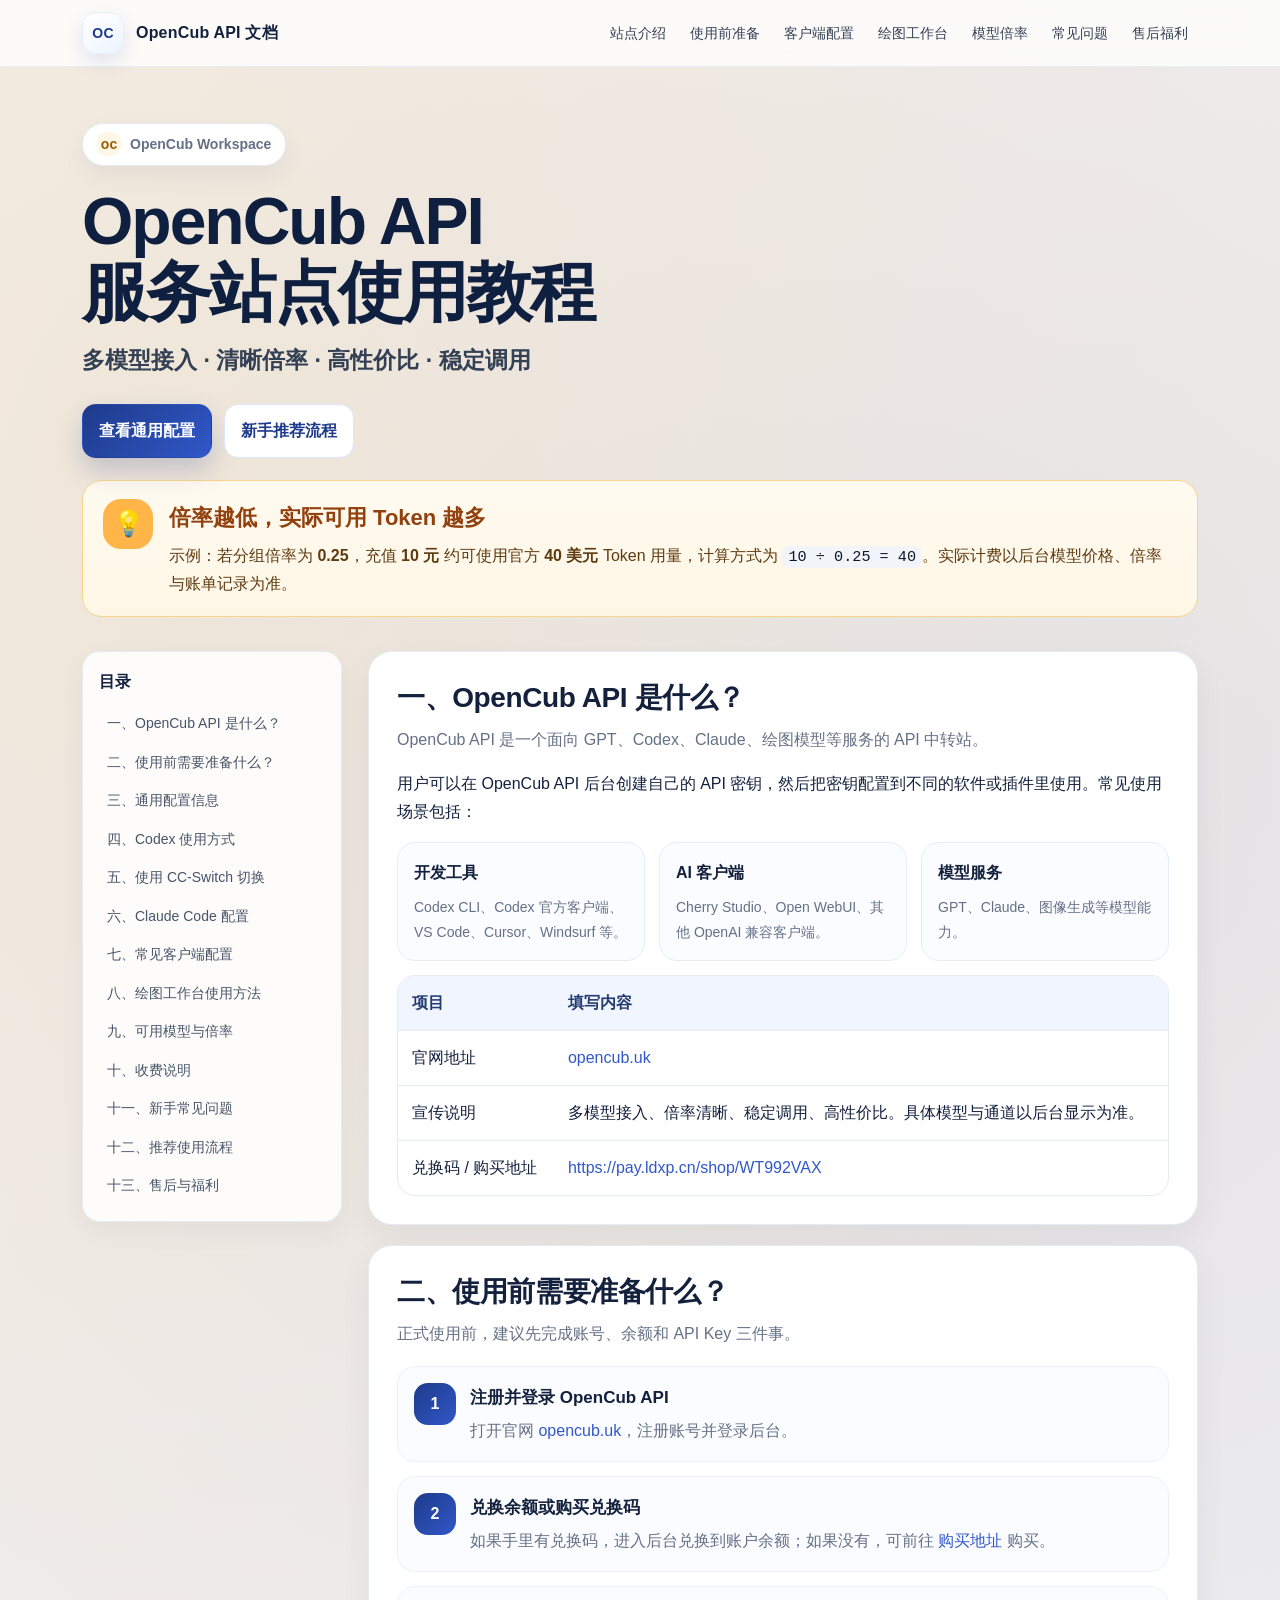
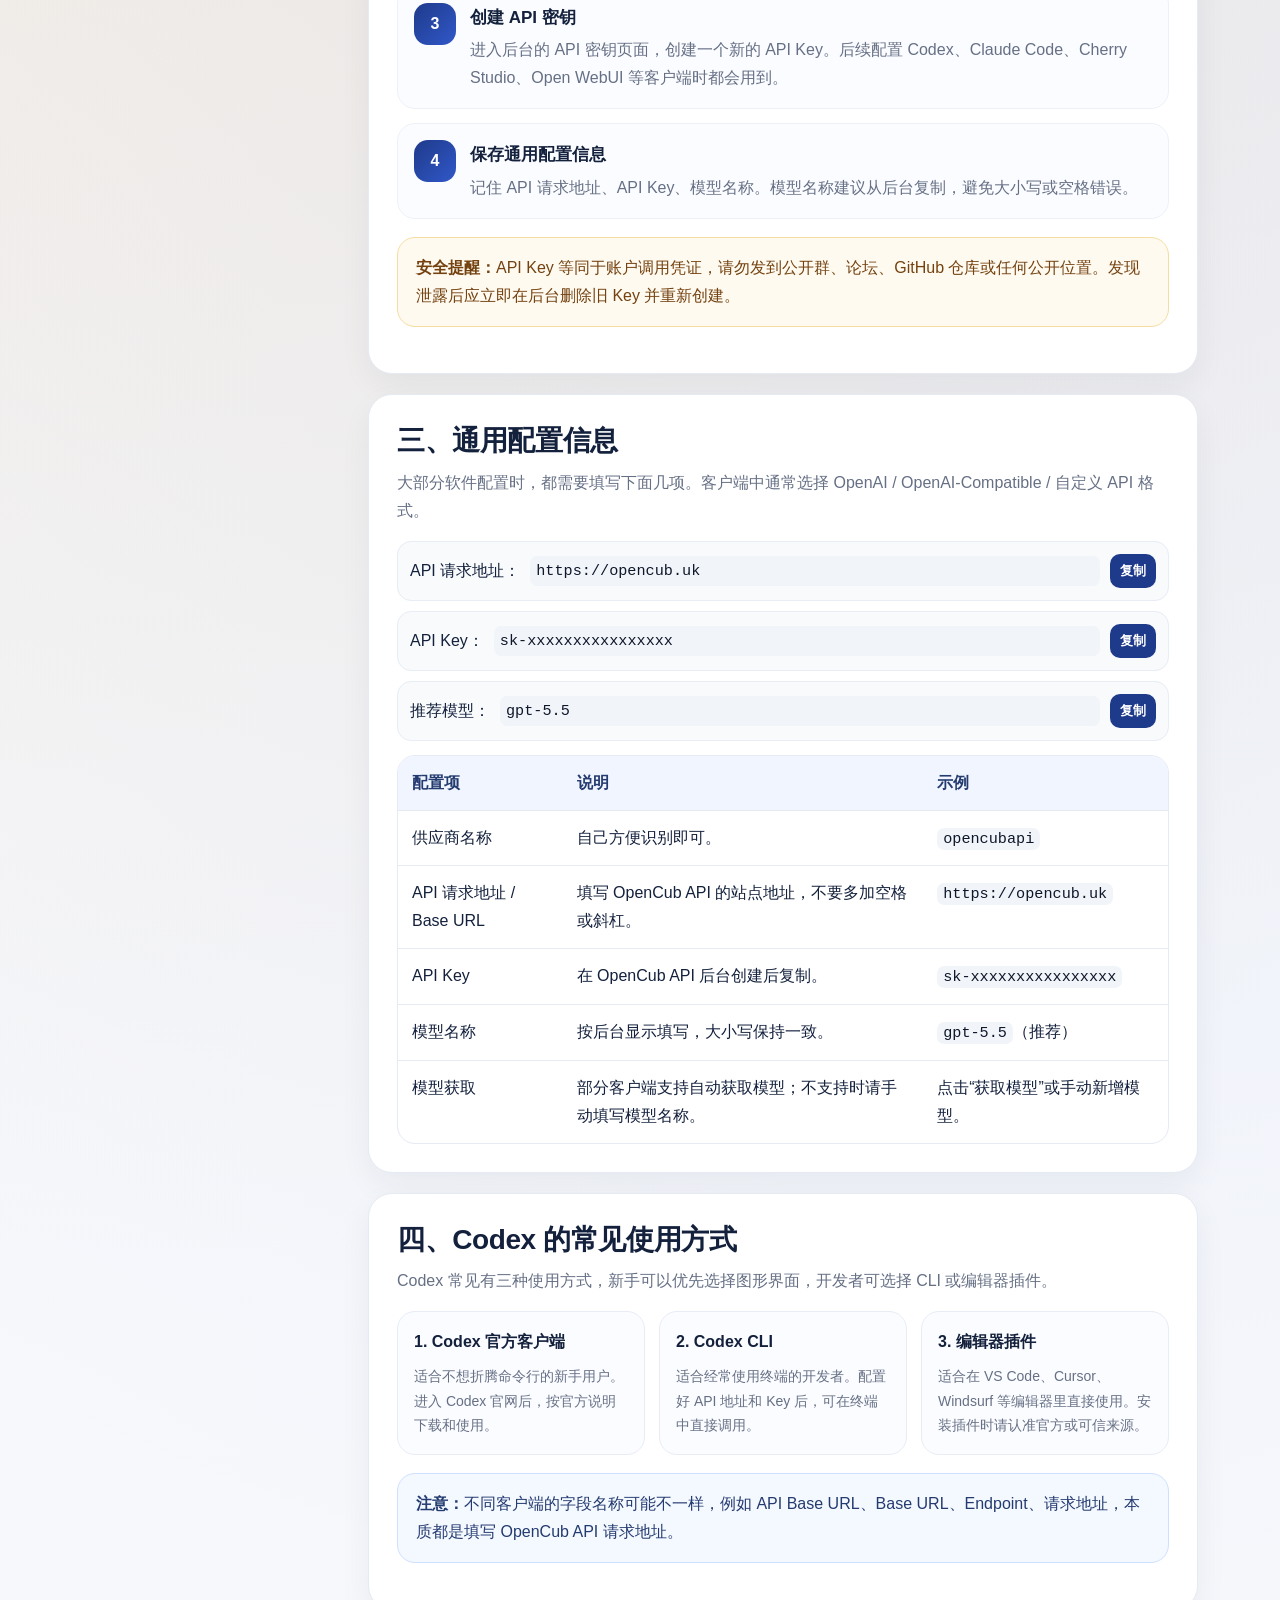
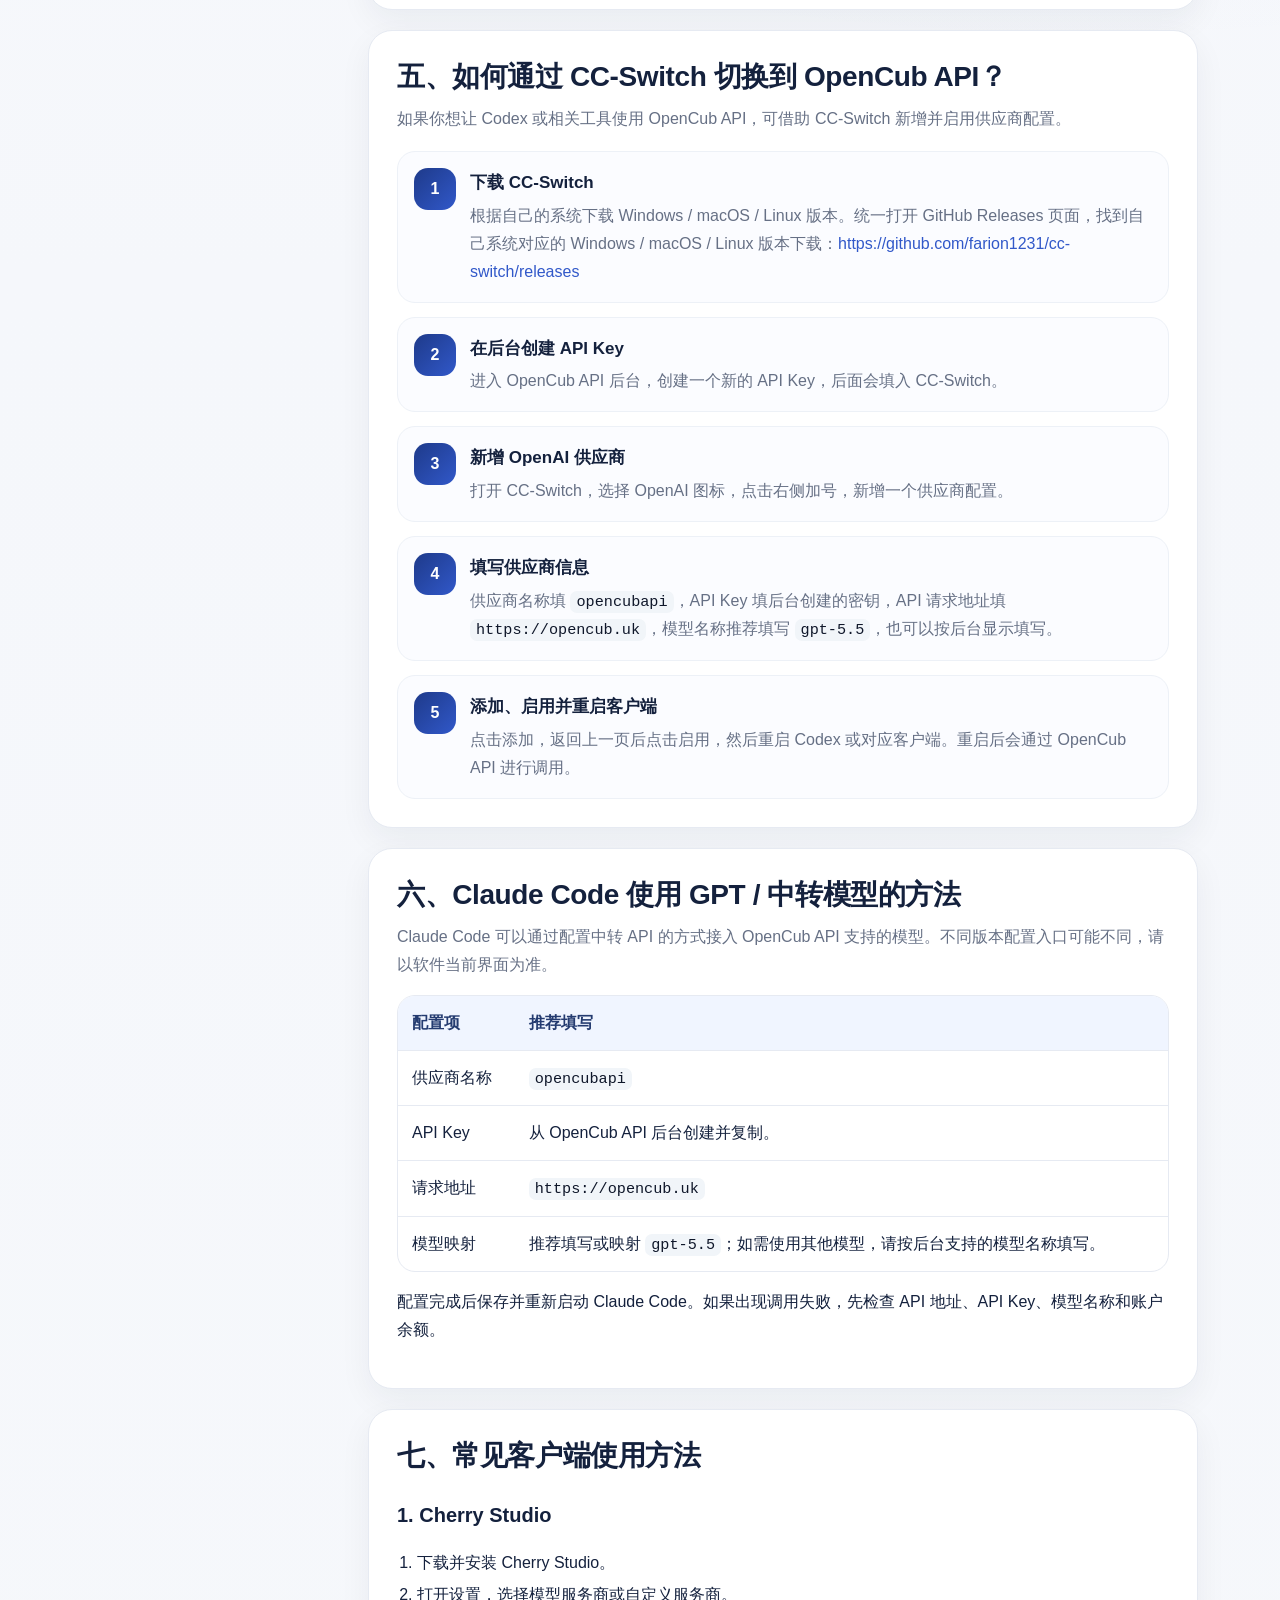
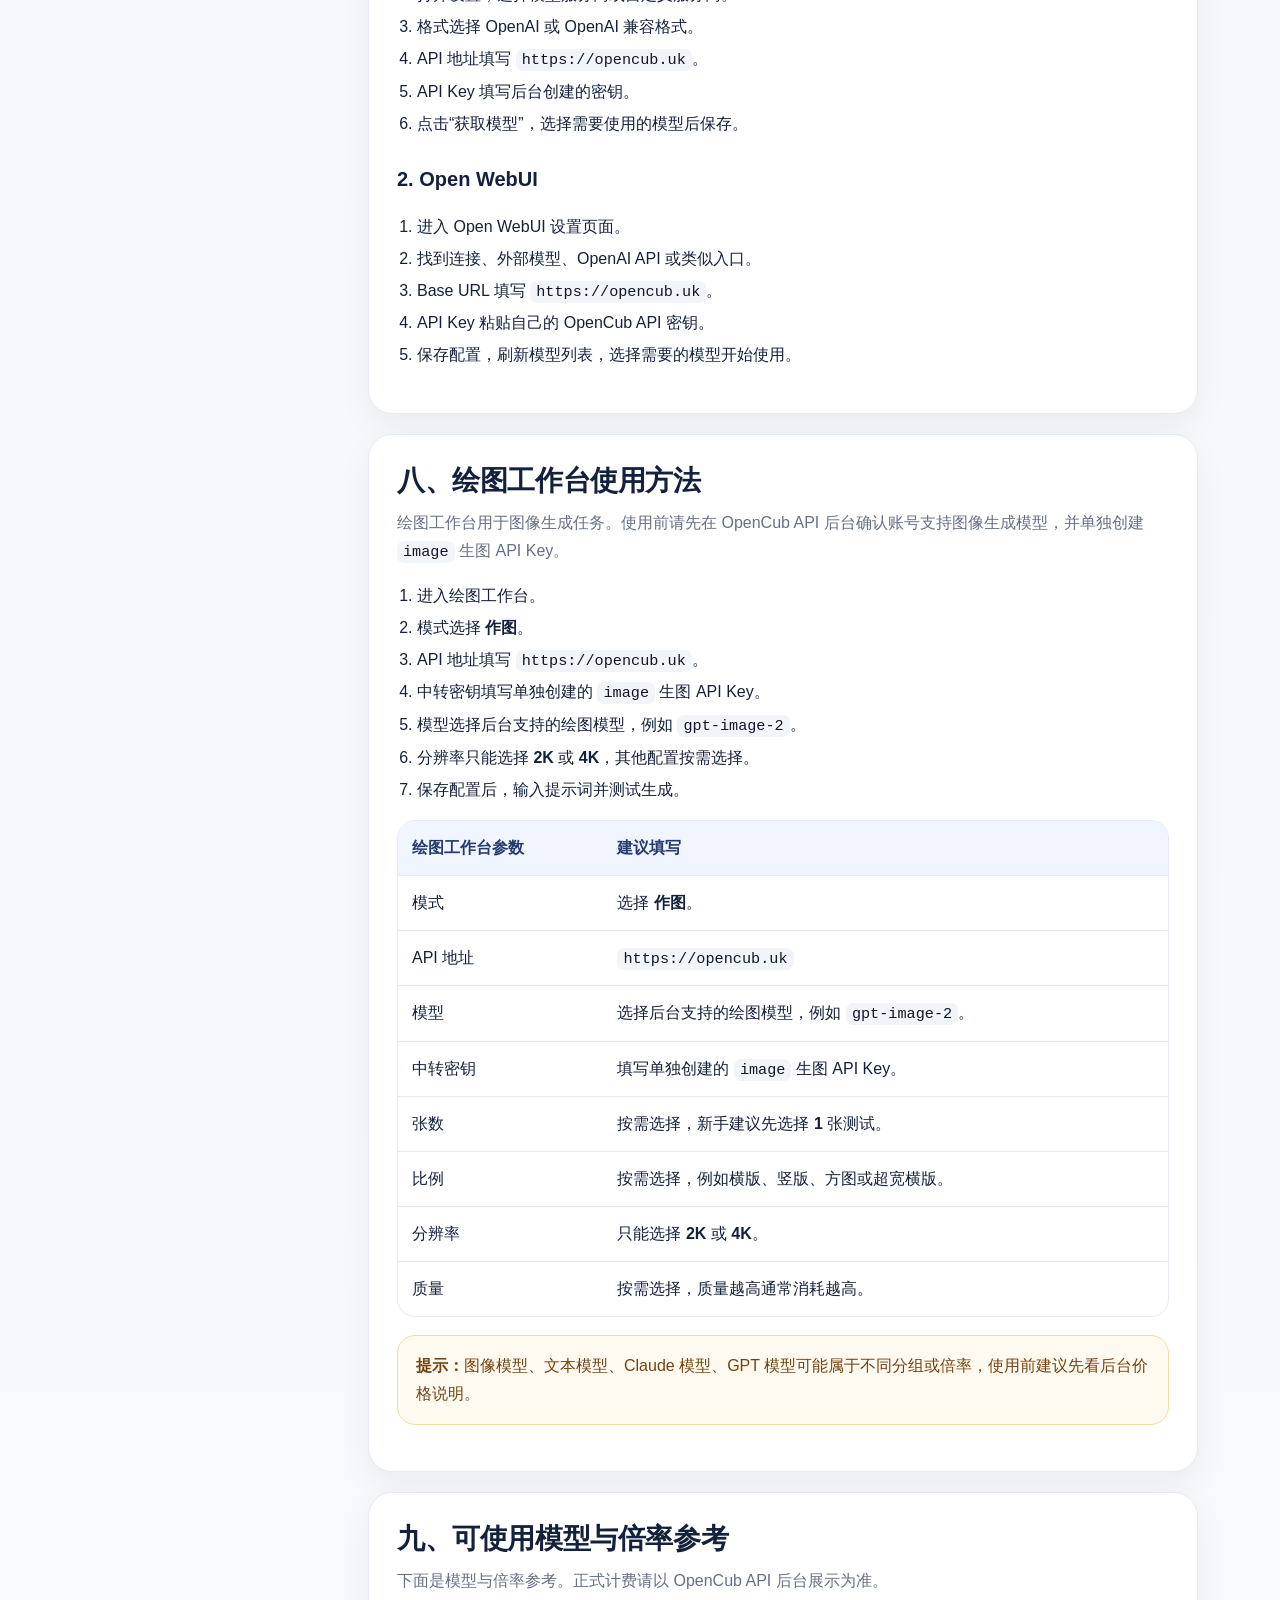
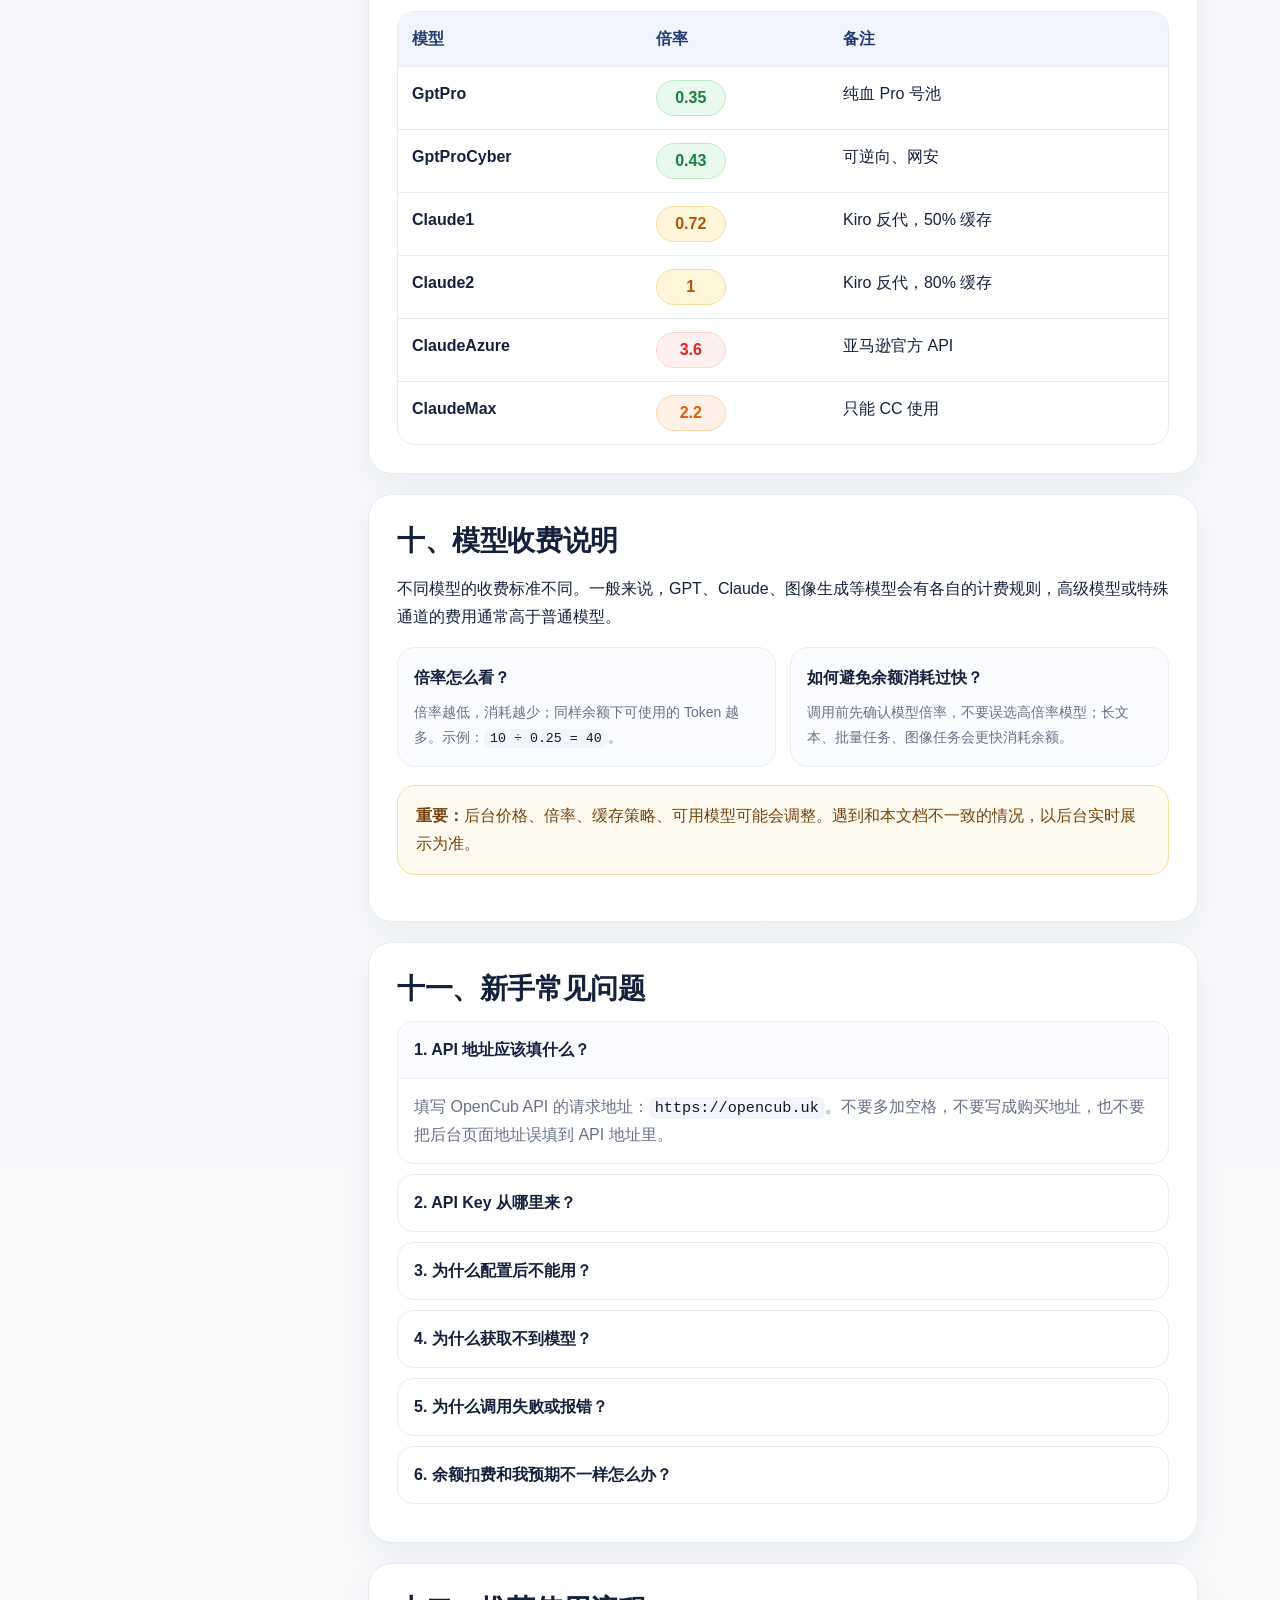
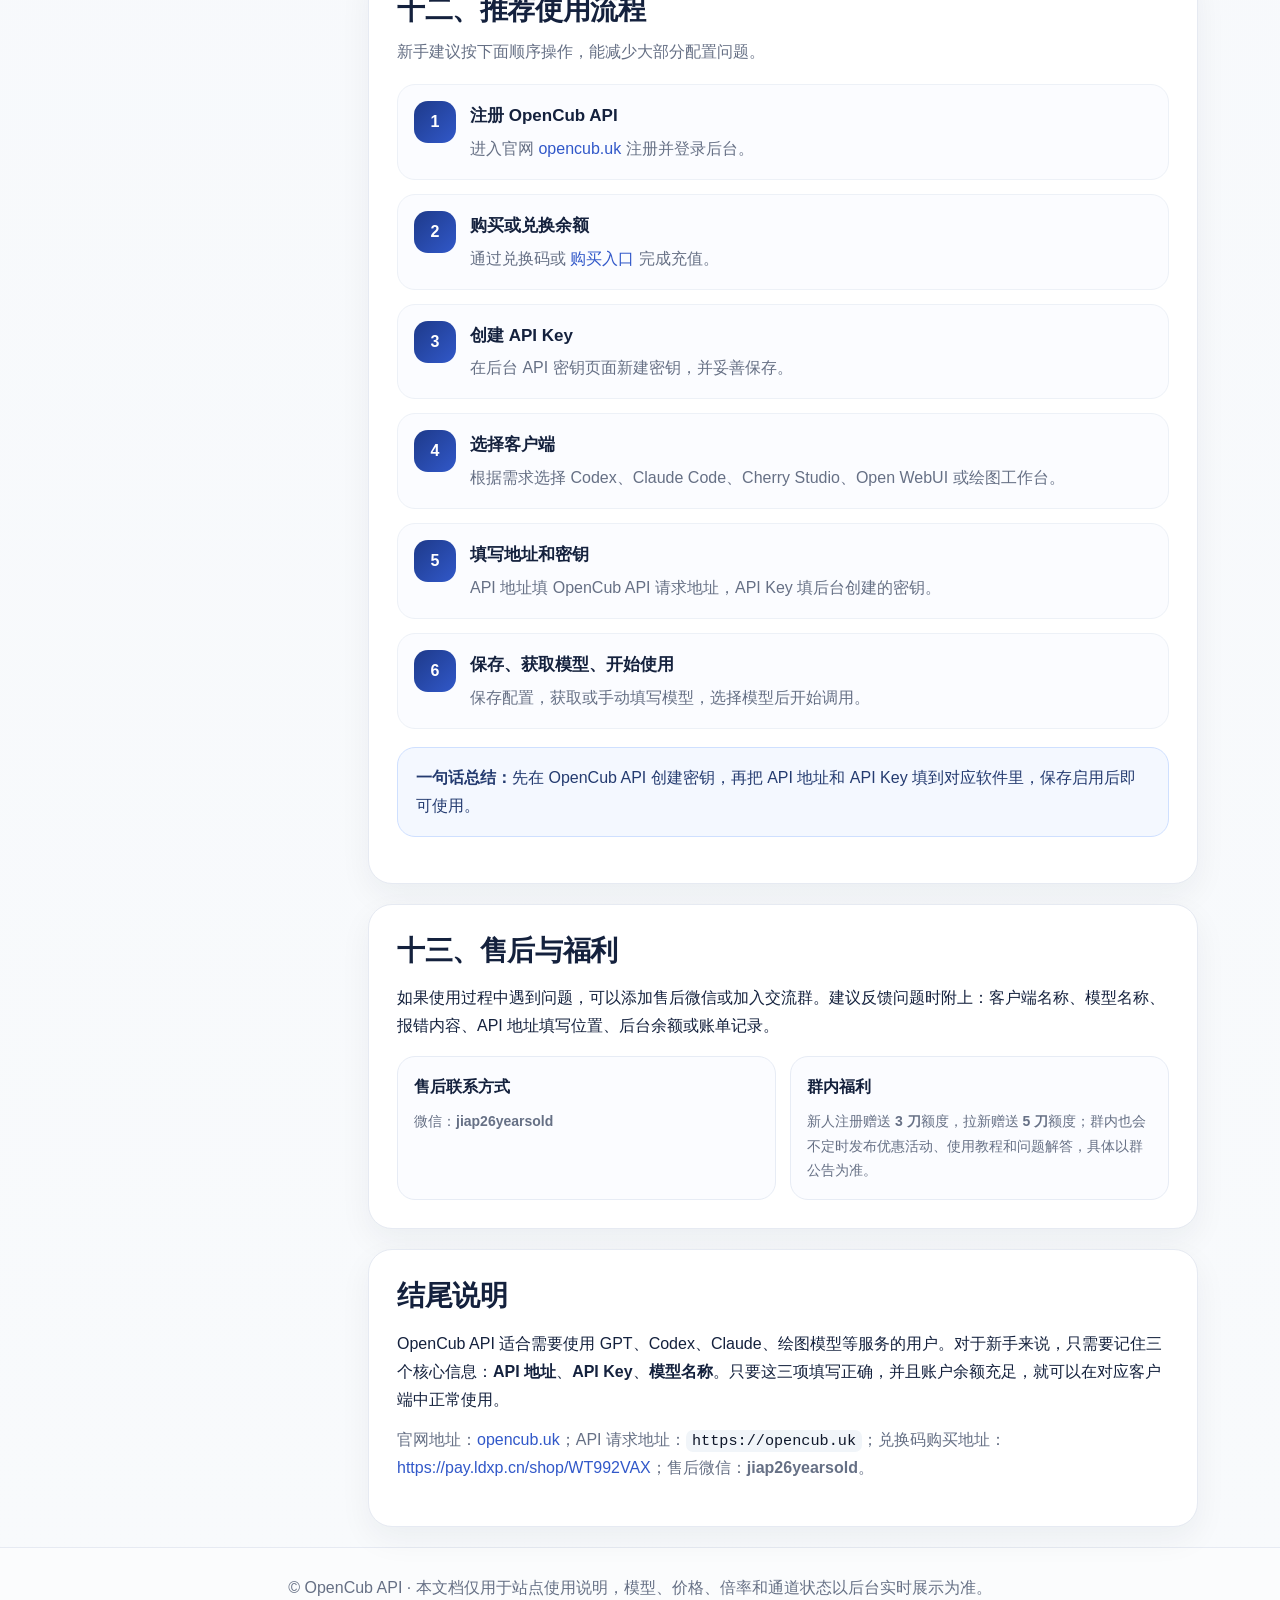
<file: web/public/doc.html>
<!DOCTYPE html>
<html lang="zh-CN">
<head>
  <meta charset="UTF-8" />
  <meta name="viewport" content="width=device-width, initial-scale=1.0" />
  <title>OpenCub API 服务站点使用教程</title>
  <meta name="description" content="OpenCub API 服务站点常规使用文档：注册、充值、创建 API Key、配置 Codex / Claude Code / Cherry Studio / Open WebUI / 绘图工作台，以及倍率和常见问题说明。" />
  <style>
    :root {
      --bg: #f5f7fb;
      --card: #ffffff;
      --ink: #14213d;
      --muted: #667085;
      --line: #e6eaf2;
      --primary: #1e3a8a;
      --primary-2: #3158c9;
      --accent: #f59e0b;
      --good: #16833a;
      --warn: #b45309;
      --bad: #dc2626;
      --soft: #eef4ff;
      --soft-2: #fff7e6;
      --shadow: 0 16px 45px rgba(20, 33, 61, .08);
      --radius: 18px;
    }

    * { box-sizing: border-box; }

    html { scroll-behavior: smooth; }

    body {
      margin: 0;
      font-family: -apple-system, BlinkMacSystemFont, "Segoe UI", "PingFang SC", "Hiragino Sans GB", "Microsoft YaHei", Arial, sans-serif;
      line-height: 1.75;
      color: var(--ink);
      background:
        radial-gradient(circle at 15% 5%, rgba(245, 158, 11, .14), transparent 26%),
        radial-gradient(circle at 85% 8%, rgba(49, 88, 201, .12), transparent 28%),
        linear-gradient(180deg, #fff 0%, var(--bg) 36%, #f8fafc 100%);
    }

    a { color: var(--primary-2); text-decoration: none; }
    a:hover { text-decoration: underline; }

    .wrap { max-width: 1160px; margin: 0 auto; padding: 0 22px; }

    .topbar {
      position: sticky;
      top: 0;
      z-index: 20;
      backdrop-filter: blur(16px);
      background: rgba(255, 255, 255, .78);
      border-bottom: 1px solid rgba(230, 234, 242, .85);
    }

    .topbar-inner {
      display: flex;
      align-items: center;
      justify-content: space-between;
      gap: 16px;
      min-height: 66px;
    }

    .brand {
      display: flex;
      align-items: center;
      gap: 12px;
      font-weight: 800;
      letter-spacing: .2px;
    }

    .logo {
      width: 42px;
      height: 42px;
      border-radius: 14px;
      display: grid;
      place-items: center;
      color: var(--primary);
      background: linear-gradient(145deg, #fff, #edf4ff);
      border: 1px solid #e5edff;
      box-shadow: 0 8px 20px rgba(30, 58, 138, .12);
      font-size: 14px;
      font-weight: 900;
    }

    .nav {
      display: flex;
      align-items: center;
      gap: 4px;
      flex-wrap: wrap;
      justify-content: flex-end;
    }

    .nav a {
      color: #344054;
      font-size: 14px;
      padding: 8px 10px;
      border-radius: 999px;
    }

    .nav a:hover {
      background: var(--soft);
      text-decoration: none;
      color: var(--primary);
    }

    header.hero { padding: 56px 0 34px; }

    .hero-grid {
      display: grid;
      grid-template-columns: 1.2fr .8fr;
      gap: 26px;
      align-items: center;
    }

    .badge {
      display: inline-flex;
      align-items: center;
      gap: 9px;
      padding: 8px 14px;
      border-radius: 999px;
      background: #fff;
      border: 1px solid var(--line);
      box-shadow: 0 10px 24px rgba(20, 33, 61, .06);
      color: var(--muted);
      font-size: 14px;
      font-weight: 700;
    }

    .badge span {
      display: inline-grid;
      place-items: center;
      width: 24px;
      height: 24px;
      border-radius: 9px;
      background: #fff7e6;
      color: #9a5a00;
      font-weight: 900;
    }

    h1 {
      margin: 20px 0 12px;
      line-height: 1.08;
      font-size: clamp(36px, 6vw, 66px);
      letter-spacing: -2px;
      color: #0f1f3f;
    }

    .subtitle {
      margin: 0 0 22px;
      color: #344054;
      font-size: clamp(17px, 2.3vw, 23px);
      font-weight: 650;
    }

    .desc {
      margin: 0;
      max-width: 760px;
      color: var(--muted);
      font-size: 16px;
    }

    .hero-actions { display: flex; gap: 12px; flex-wrap: wrap; margin-top: 24px; }

    .btn {
      display: inline-flex;
      align-items: center;
      justify-content: center;
      gap: 8px;
      border: 1px solid transparent;
      border-radius: 14px;
      padding: 12px 16px;
      min-height: 46px;
      font-weight: 800;
      cursor: pointer;
      transition: transform .15s ease, box-shadow .15s ease, background .15s ease;
    }

    .btn:hover { transform: translateY(-1px); text-decoration: none; }

    .btn.primary {
      color: #fff;
      background: linear-gradient(135deg, var(--primary), var(--primary-2));
      box-shadow: 0 12px 26px rgba(30, 58, 138, .22);
    }

    .btn.ghost {
      color: var(--primary);
      background: #fff;
      border-color: #dbe6ff;
    }

    .hero-card {
      background: rgba(255, 255, 255, .88);
      border: 1px solid var(--line);
      border-radius: 28px;
      box-shadow: var(--shadow);
      padding: 22px;
      overflow: hidden;
      position: relative;
    }

    .hero-card:before {
      content: "";
      position: absolute;
      right: -70px;
      top: -70px;
      width: 180px;
      height: 180px;
      border-radius: 999px;
      background: rgba(245, 158, 11, .16);
    }

    .mini-title { color: var(--muted); font-size: 14px; font-weight: 800; text-transform: uppercase; letter-spacing: .08em; }

    .feature-grid {
      display: grid;
      grid-template-columns: repeat(2, minmax(0, 1fr));
      gap: 12px;
      margin-top: 16px;
      position: relative;
    }

    .feature {
      background: #fff;
      border: 1px solid #edf1f7;
      border-radius: 16px;
      padding: 14px;
    }

    .feature .icon { font-size: 24px; }
    .feature b { display: block; margin-top: 5px; }
    .feature p { margin: 2px 0 0; color: var(--muted); font-size: 13px; line-height: 1.5; }

    .notice {
      margin: 22px 0 0;
      padding: 18px 20px;
      border-radius: 20px;
      border: 1px solid #f7d58a;
      background: linear-gradient(180deg, #fffaf0, #fff7e6);
      display: flex;
      gap: 16px;
      align-items: flex-start;
    }

    .notice .bulb {
      flex: 0 0 auto;
      width: 50px;
      height: 50px;
      border-radius: 18px;
      display: grid;
      place-items: center;
      background: #ffb547;
      color: #fff;
      font-size: 25px;
    }

    .notice h2 {
      margin: 0 0 4px;
      color: #92400e;
      font-size: 22px;
    }

    .notice p { margin: 0; color: #5f3b10; }

    main { padding: 6px 0 58px; }

    .layout {
      display: grid;
      grid-template-columns: 260px minmax(0, 1fr);
      gap: 26px;
      align-items: start;
    }

    .toc {
      position: sticky;
      top: 86px;
      background: rgba(255,255,255,.86);
      border: 1px solid var(--line);
      border-radius: var(--radius);
      padding: 16px;
      box-shadow: 0 10px 26px rgba(20,33,61,.05);
    }

    .toc-title { font-weight: 900; margin-bottom: 8px; }
    .toc a {
      display: block;
      padding: 7px 8px;
      border-radius: 10px;
      color: #475467;
      font-size: 14px;
    }
    .toc a:hover { background: var(--soft); color: var(--primary); text-decoration: none; }

    section.card {
      background: var(--card);
      border: 1px solid var(--line);
      border-radius: 24px;
      box-shadow: 0 12px 32px rgba(20, 33, 61, .055);
      padding: 28px;
      margin: 0 0 20px;
    }

    section.card h2 {
      margin: 0 0 14px;
      font-size: 28px;
      line-height: 1.28;
      letter-spacing: -.4px;
    }

    section.card h3 {
      margin: 24px 0 10px;
      font-size: 20px;
    }

    .lead { color: var(--muted); margin-top: -4px; }

    .steps {
      counter-reset: step;
      display: grid;
      gap: 14px;
      margin: 18px 0 0;
    }

    .step {
      counter-increment: step;
      display: grid;
      grid-template-columns: 42px 1fr;
      gap: 14px;
      padding: 16px;
      border-radius: 18px;
      border: 1px solid #edf1f7;
      background: #fbfcff;
    }

    .step:before {
      content: counter(step);
      width: 42px;
      height: 42px;
      border-radius: 14px;
      display: grid;
      place-items: center;
      color: #fff;
      font-weight: 900;
      background: linear-gradient(135deg, var(--primary), var(--primary-2));
    }

    .step h4 { margin: 0 0 4px; font-size: 17px; }
    .step p { margin: 0; color: var(--muted); }

    .grid-2 { display: grid; grid-template-columns: repeat(2, minmax(0,1fr)); gap: 14px; }
    .grid-3 { display: grid; grid-template-columns: repeat(3, minmax(0,1fr)); gap: 14px; }

    .info-box {
      border: 1px solid #e7ecf5;
      border-radius: 18px;
      padding: 16px;
      background: #fbfcff;
    }

    .info-box h4 { margin: 0 0 8px; font-size: 16px; }
    .info-box p { margin: 0; color: var(--muted); font-size: 14px; }

    .config-table, .model-table {
      width: 100%;
      border-collapse: separate;
      border-spacing: 0;
      overflow: hidden;
      border: 1px solid var(--line);
      border-radius: 18px;
      background: #fff;
      margin-top: 14px;
    }

    .config-table th, .config-table td, .model-table th, .model-table td {
      padding: 13px 14px;
      border-bottom: 1px solid var(--line);
      text-align: left;
      vertical-align: top;
    }

    .config-table th, .model-table th {
      color: #243b70;
      background: #f0f5ff;
      font-weight: 900;
    }

    .config-table tr:last-child td, .model-table tr:last-child td { border-bottom: 0; }

    code, .code {
      font-family: ui-monospace, SFMono-Regular, Menlo, Monaco, Consolas, "Liberation Mono", monospace;
      background: #f1f5f9;
      color: #0f172a;
      padding: 2px 6px;
      border-radius: 7px;
      font-size: .95em;
    }

    .copy-line {
      display: flex;
      align-items: center;
      gap: 10px;
      flex-wrap: wrap;
      padding: 12px;
      border-radius: 14px;
      background: #f8fafc;
      border: 1px solid #e7ecf5;
      margin: 10px 0;
    }

    .copy-line .value { flex: 1 1 260px; word-break: break-all; }

    .copy-btn {
      border: 0;
      border-radius: 10px;
      padding: 8px 10px;
      background: var(--primary);
      color: #fff;
      font-weight: 800;
      cursor: pointer;
    }

    .tag {
      display: inline-flex;
      align-items: center;
      justify-content: center;
      min-width: 70px;
      padding: 3px 10px;
      border-radius: 999px;
      font-weight: 900;
      border: 1px solid transparent;
    }
    .tag.green { color: var(--good); background: #e9f9ee; border-color: #bce9c8; }
    .tag.yellow { color: var(--warn); background: #fff6da; border-color: #f5dda2; }
    .tag.red { color: var(--bad); background: #fff0f0; border-color: #ffd1d1; }
    .tag.orange { color: #ea580c; background: #fff1e7; border-color: #fed7aa; }

    .callout {
      margin: 18px 0;
      border-radius: 18px;
      padding: 16px 18px;
      border: 1px solid #cfe0ff;
      background: #f4f8ff;
      color: #243b70;
    }

    .callout.warn {
      border-color: #f5dda2;
      background: #fffaf0;
      color: #744210;
    }

    details {
      border: 1px solid #e7ecf5;
      border-radius: 16px;
      background: #fff;
      padding: 0;
      overflow: hidden;
      margin: 10px 0;
    }

    summary {
      cursor: pointer;
      padding: 14px 16px;
      font-weight: 850;
      list-style: none;
    }

    summary::-webkit-details-marker { display: none; }
    details[open] summary { border-bottom: 1px solid #e7ecf5; background: #fbfcff; }
    details .details-body { padding: 14px 16px; color: var(--muted); }
    details .details-body p:first-child { margin-top: 0; }
    details .details-body p:last-child { margin-bottom: 0; }

    .footer {
      padding: 26px 0 42px;
      color: var(--muted);
      text-align: center;
      border-top: 1px solid var(--line);
      background: rgba(255,255,255,.5);
    }

    .placeholder {
      color: #9a3412;
      font-weight: 900;
      background: #fff7ed;
      border: 1px dashed #fdba74;
      border-radius: 8px;
      padding: 1px 6px;
    }

    ul, ol { padding-left: 1.25em; }
    li + li { margin-top: 4px; }

    @media (max-width: 920px) {
      .hero-grid, .layout { grid-template-columns: 1fr; }
      .toc { position: static; }
      .nav { display: none; }
      .grid-2, .grid-3, .feature-grid { grid-template-columns: 1fr; }
      section.card { padding: 22px; }
    }

    @media print {
      .topbar, .toc, .hero-actions, .copy-btn { display: none !important; }
      body { background: #fff; }
      section.card, .hero-card { box-shadow: none; break-inside: avoid; }
      .layout, .hero-grid { grid-template-columns: 1fr; }
      a { color: inherit; text-decoration: none; }
    }
  </style>
</head>
<body>
  <div class="topbar">
    <div class="wrap topbar-inner">
      <div class="brand"><div class="logo">OC</div><span>OpenCub API 文档</span></div>
      <nav class="nav" aria-label="页面导航">
        <a href="#intro">站点介绍</a>
        <a href="#prepare">使用前准备</a>
        <a href="#clients">客户端配置</a>
        <a href="#drawing-workbench">绘图工作台</a>
        <a href="#models">模型倍率</a>
        <a href="#faq">常见问题</a>
        <a href="#support">售后福利</a>
      </nav>
    </div>
  </div>

  <header class="hero">
    <div class="wrap">
      <div>
        <div class="badge"><span>oc</span> OpenCub Workspace</div>
        <h1>OpenCub API<br />服务站点使用教程</h1>
        <p class="subtitle">多模型接入 · 清晰倍率 · 高性价比 · 稳定调用</p>
        <div class="hero-actions">
          <a class="btn primary" href="#quick-config">查看通用配置</a>
          <a class="btn ghost" href="#workflow">新手推荐流程</a>
        </div>
      </div>
    </div>
    <div class="wrap">
      <div class="notice">
        <div class="bulb">💡</div>
        <div>
          <h2>倍率越低，实际可用 Token 越多</h2>
          <p>示例：若分组倍率为 <b>0.25</b>，充值 <b>10 元</b> 约可使用官方 <b>40 美元</b> Token 用量，计算方式为 <code>10 ÷ 0.25 = 40</code>。实际计费以后台模型价格、倍率与账单记录为准。</p>
        </div>
      </div>
    </div>
  </header>

  <main class="wrap layout">
    <aside class="toc" aria-label="目录">
      <div class="toc-title">目录</div>
      <a href="#intro">一、OpenCub API 是什么？</a>
      <a href="#prepare">二、使用前需要准备什么？</a>
      <a href="#quick-config">三、通用配置信息</a>
      <a href="#codex">四、Codex 使用方式</a>
      <a href="#ccswitch">五、使用 CC-Switch 切换</a>
      <a href="#claude-code">六、Claude Code 配置</a>
      <a href="#clients">七、常见客户端配置</a>
      <a href="#drawing-workbench">八、绘图工作台使用方法</a>
      <a href="#models">九、可用模型与倍率</a>
      <a href="#billing">十、收费说明</a>
      <a href="#faq">十一、新手常见问题</a>
      <a href="#workflow">十二、推荐使用流程</a>
      <a href="#support">十三、售后与福利</a>
    </aside>

    <div>
      <section class="card" id="intro">
        <h2>一、OpenCub API 是什么？</h2>
        <p class="lead">OpenCub API 是一个面向 GPT、Codex、Claude、绘图模型等服务的 API 中转站。</p>
        <p>用户可以在 OpenCub API 后台创建自己的 API 密钥，然后把密钥配置到不同的软件或插件里使用。常见使用场景包括：</p>
        <div class="grid-3">
          <div class="info-box"><h4>开发工具</h4><p>Codex CLI、Codex 官方客户端、VS Code、Cursor、Windsurf 等。</p></div>
          <div class="info-box"><h4>AI 客户端</h4><p>Cherry Studio、Open WebUI、其他 OpenAI 兼容客户端。</p></div>
          <div class="info-box"><h4>模型服务</h4><p>GPT、Claude、图像生成等模型能力。</p></div>
        </div>
        <table class="config-table">
          <tr><th>项目</th><th>填写内容</th></tr>
          <tr><td>官网地址</td><td><a href="https://opencub.uk" target="_blank" rel="noopener">opencub.uk</a></td></tr>
          <tr><td>宣传说明</td><td>多模型接入、倍率清晰、稳定调用、高性价比。具体模型与通道以后台显示为准。</td></tr>
          <tr><td>兑换码 / 购买地址</td><td><a href="https://pay.ldxp.cn/shop/WT992VAX" target="_blank" rel="noopener">https://pay.ldxp.cn/shop/WT992VAX</a></td></tr>
        </table>
      </section>

      <section class="card" id="prepare">
        <h2>二、使用前需要准备什么？</h2>
        <p class="lead">正式使用前，建议先完成账号、余额和 API Key 三件事。</p>
        <div class="steps">
          <div class="step"><div><h4>注册并登录 OpenCub API</h4><p>打开官网 <a href="https://opencub.uk" target="_blank" rel="noopener">opencub.uk</a>，注册账号并登录后台。</p></div></div>
          <div class="step"><div><h4>兑换余额或购买兑换码</h4><p>如果手里有兑换码，进入后台兑换到账户余额；如果没有，可前往 <a href="https://pay.ldxp.cn/shop/WT992VAX" target="_blank" rel="noopener">购买地址</a> 购买。</p></div></div>
          <div class="step"><div><h4>创建 API 密钥</h4><p>进入后台的 API 密钥页面，创建一个新的 API Key。后续配置 Codex、Claude Code、Cherry Studio、Open WebUI 等客户端时都会用到。</p></div></div>
          <div class="step"><div><h4>保存通用配置信息</h4><p>记住 API 请求地址、API Key、模型名称。模型名称建议从后台复制，避免大小写或空格错误。</p></div></div>
        </div>
        <div class="callout warn"><b>安全提醒：</b>API Key 等同于账户调用凭证，请勿发到公开群、论坛、GitHub 仓库或任何公开位置。发现泄露后应立即在后台删除旧 Key 并重新创建。</div>
      </section>

      <section class="card" id="quick-config">
        <h2>三、通用配置信息</h2>
        <p class="lead">大部分软件配置时，都需要填写下面几项。客户端中通常选择 OpenAI / OpenAI-Compatible / 自定义 API 格式。</p>
        <div class="copy-line"><span>API 请求地址：</span><span class="value code" data-copy="https://opencub.uk">https://opencub.uk</span><button class="copy-btn" type="button">复制</button></div>
        <div class="copy-line"><span>API Key：</span><span class="value code" data-copy="sk-xxxxxxxxxxxxxxxx">sk-xxxxxxxxxxxxxxxx</span><button class="copy-btn" type="button">复制</button></div>
        <div class="copy-line"><span>推荐模型：</span><span class="value code" data-copy="gpt-5.5">gpt-5.5</span><button class="copy-btn" type="button">复制</button></div>
        <table class="config-table">
          <tr><th>配置项</th><th>说明</th><th>示例</th></tr>
          <tr><td>供应商名称</td><td>自己方便识别即可。</td><td><code>opencubapi</code></td></tr>
          <tr><td>API 请求地址 / Base URL</td><td>填写 OpenCub API 的站点地址，不要多加空格或斜杠。</td><td><code>https://opencub.uk</code></td></tr>
          <tr><td>API Key</td><td>在 OpenCub API 后台创建后复制。</td><td><code>sk-xxxxxxxxxxxxxxxx</code></td></tr>
          <tr><td>模型名称</td><td>按后台显示填写，大小写保持一致。</td><td><code>gpt-5.5</code>（推荐）</td></tr>
          <tr><td>模型获取</td><td>部分客户端支持自动获取模型；不支持时请手动填写模型名称。</td><td>点击“获取模型”或手动新增模型。</td></tr>
        </table>
      </section>

      <section class="card" id="codex">
        <h2>四、Codex 的常见使用方式</h2>
        <p class="lead">Codex 常见有三种使用方式，新手可以优先选择图形界面，开发者可选择 CLI 或编辑器插件。</p>
        <div class="grid-3">
          <div class="info-box"><h4>1. Codex 官方客户端</h4><p>适合不想折腾命令行的新手用户。进入 Codex 官网后，按官方说明下载和使用。</p></div>
          <div class="info-box"><h4>2. Codex CLI</h4><p>适合经常使用终端的开发者。配置好 API 地址和 Key 后，可在终端中直接调用。</p></div>
          <div class="info-box"><h4>3. 编辑器插件</h4><p>适合在 VS Code、Cursor、Windsurf 等编辑器里直接使用。安装插件时请认准官方或可信来源。</p></div>
        </div>
        <div class="callout"><b>注意：</b>不同客户端的字段名称可能不一样，例如 API Base URL、Base URL、Endpoint、请求地址，本质都是填写 OpenCub API 请求地址。</div>
      </section>

      <section class="card" id="ccswitch">
        <h2>五、如何通过 CC-Switch 切换到 OpenCub API？</h2>
        <p class="lead">如果你想让 Codex 或相关工具使用 OpenCub API，可借助 CC-Switch 新增并启用供应商配置。</p>
        <div class="steps">
          <div class="step"><div><h4>下载 CC-Switch</h4><p>根据自己的系统下载 Windows / macOS / Linux 版本。统一打开 GitHub Releases 页面，找到自己系统对应的 Windows / macOS / Linux 版本下载：<a href="https://github.com/farion1231/cc-switch/releases" target="_blank" rel="noopener">https://github.com/farion1231/cc-switch/releases</a></p></div></div>
          <div class="step"><div><h4>在后台创建 API Key</h4><p>进入 OpenCub API 后台，创建一个新的 API Key，后面会填入 CC-Switch。</p></div></div>
          <div class="step"><div><h4>新增 OpenAI 供应商</h4><p>打开 CC-Switch，选择 OpenAI 图标，点击右侧加号，新增一个供应商配置。</p></div></div>
          <div class="step"><div><h4>填写供应商信息</h4><p>供应商名称填 <code>opencubapi</code>，API Key 填后台创建的密钥，API 请求地址填 <code>https://opencub.uk</code>，模型名称推荐填写 <code>gpt-5.5</code>，也可以按后台显示填写。</p></div></div>
          <div class="step"><div><h4>添加、启用并重启客户端</h4><p>点击添加，返回上一页后点击启用，然后重启 Codex 或对应客户端。重启后会通过 OpenCub API 进行调用。</p></div></div>
        </div>
      </section>

      <section class="card" id="claude-code">
        <h2>六、Claude Code 使用 GPT / 中转模型的方法</h2>
        <p class="lead">Claude Code 可以通过配置中转 API 的方式接入 OpenCub API 支持的模型。不同版本配置入口可能不同，请以软件当前界面为准。</p>
        <table class="config-table">
          <tr><th>配置项</th><th>推荐填写</th></tr>
          <tr><td>供应商名称</td><td><code>opencubapi</code></td></tr>
          <tr><td>API Key</td><td>从 OpenCub API 后台创建并复制。</td></tr>
          <tr><td>请求地址</td><td><code>https://opencub.uk</code></td></tr>
          <tr><td>模型映射</td><td>推荐填写或映射 <code>gpt-5.5</code>；如需使用其他模型，请按后台支持的模型名称填写。</td></tr>
        </table>
        <p>配置完成后保存并重新启动 Claude Code。如果出现调用失败，先检查 API 地址、API Key、模型名称和账户余额。</p>
      </section>

      <section class="card" id="clients">
        <h2>七、常见客户端使用方法</h2>
        <h3>1. Cherry Studio</h3>
        <ol>
          <li>下载并安装 Cherry Studio。</li>
          <li>打开设置，选择模型服务商或自定义服务商。</li>
          <li>格式选择 OpenAI 或 OpenAI 兼容格式。</li>
          <li>API 地址填写 <code>https://opencub.uk</code>。</li>
          <li>API Key 填写后台创建的密钥。</li>
          <li>点击“获取模型”，选择需要使用的模型后保存。</li>
        </ol>

        <h3>2. Open WebUI</h3>
        <ol>
          <li>进入 Open WebUI 设置页面。</li>
          <li>找到连接、外部模型、OpenAI API 或类似入口。</li>
          <li>Base URL 填写 <code>https://opencub.uk</code>。</li>
          <li>API Key 粘贴自己的 OpenCub API 密钥。</li>
          <li>保存配置，刷新模型列表，选择需要的模型开始使用。</li>
        </ol>

      </section>

      <section class="card" id="drawing-workbench">
        <h2>八、绘图工作台使用方法</h2>
        <p class="lead">绘图工作台用于图像生成任务。使用前请先在 OpenCub API 后台确认账号支持图像生成模型，并单独创建 <code>image</code> 生图 API Key。</p>
        <ol>
          <li>进入绘图工作台。</li>
          <li>模式选择 <b>作图</b>。</li>
          <li>API 地址填写 <code>https://opencub.uk</code>。</li>
          <li>中转密钥填写单独创建的 <code>image</code> 生图 API Key。</li>
          <li>模型选择后台支持的绘图模型，例如 <code>gpt-image-2</code>。</li>
          <li>分辨率只能选择 <b>2K</b> 或 <b>4K</b>，其他配置按需选择。</li>
          <li>保存配置后，输入提示词并测试生成。</li>
        </ol>
        <table class="config-table">
          <tr><th>绘图工作台参数</th><th>建议填写</th></tr>
          <tr><td>模式</td><td>选择 <b>作图</b>。</td></tr>
          <tr><td>API 地址</td><td><code>https://opencub.uk</code></td></tr>
          <tr><td>模型</td><td>选择后台支持的绘图模型，例如 <code>gpt-image-2</code>。</td></tr>
          <tr><td>中转密钥</td><td>填写单独创建的 <code>image</code> 生图 API Key。</td></tr>
          <tr><td>张数</td><td>按需选择，新手建议先选择 <b>1</b> 张测试。</td></tr>
          <tr><td>比例</td><td>按需选择，例如横版、竖版、方图或超宽横版。</td></tr>
          <tr><td>分辨率</td><td>只能选择 <b>2K</b> 或 <b>4K</b>。</td></tr>
          <tr><td>质量</td><td>按需选择，质量越高通常消耗越高。</td></tr>
        </table>
        <div class="callout warn"><b>提示：</b>图像模型、文本模型、Claude 模型、GPT 模型可能属于不同分组或倍率，使用前建议先看后台价格说明。</div>
      </section>

      <section class="card" id="models">
        <h2>九、可使用模型与倍率参考</h2>
        <p class="lead">下面是模型与倍率参考。正式计费请以 OpenCub API 后台展示为准。</p>
        <table class="model-table">
          <tr><th>模型</th><th>倍率</th><th>备注</th></tr>
          <tr><td><b>GptPro</b></td><td><span class="tag green">0.35</span></td><td>纯血 Pro 号池</td></tr>
          <tr><td><b>GptProCyber</b></td><td><span class="tag green">0.43</span></td><td>可逆向、网安</td></tr>
          <tr><td><b>Claude1</b></td><td><span class="tag yellow">0.72</span></td><td>Kiro 反代，50% 缓存</td></tr>
          <tr><td><b>Claude2</b></td><td><span class="tag yellow">1</span></td><td>Kiro 反代，80% 缓存</td></tr>
          <tr><td><b>ClaudeAzure</b></td><td><span class="tag red">3.6</span></td><td>亚马逊官方 API</td></tr>
          <tr><td><b>ClaudeMax</b></td><td><span class="tag orange">2.2</span></td><td>只能 CC 使用</td></tr>
        </table>
      </section>

      <section class="card" id="billing">
        <h2>十、模型收费说明</h2>
        <p>不同模型的收费标准不同。一般来说，GPT、Claude、图像生成等模型会有各自的计费规则，高级模型或特殊通道的费用通常高于普通模型。</p>
        <div class="grid-2">
          <div class="info-box"><h4>倍率怎么看？</h4><p>倍率越低，消耗越少；同样余额下可使用的 Token 越多。示例：<code>10 ÷ 0.25 = 40</code>。</p></div>
          <div class="info-box"><h4>如何避免余额消耗过快？</h4><p>调用前先确认模型倍率，不要误选高倍率模型；长文本、批量任务、图像任务会更快消耗余额。</p></div>
        </div>
        <div class="callout warn"><b>重要：</b>后台价格、倍率、缓存策略、可用模型可能会调整。遇到和本文档不一致的情况，以后台实时展示为准。</div>
      </section>

      <section class="card" id="faq">
        <h2>十一、新手常见问题</h2>
        <details open>
          <summary>1. API 地址应该填什么？</summary>
          <div class="details-body"><p>填写 OpenCub API 的请求地址：<code>https://opencub.uk</code>。不要多加空格，不要写成购买地址，也不要把后台页面地址误填到 API 地址里。</p></div>
        </details>
        <details>
          <summary>2. API Key 从哪里来？</summary>
          <div class="details-body"><p>API Key 需要在 OpenCub API 后台创建。创建后复制出来，填入对应软件的 API Key、Token、Secret Key 或密钥位置。</p></div>
        </details>
        <details>
          <summary>3. 为什么配置后不能用？</summary>
          <div class="details-body"><p>请按顺序检查：API 地址是否正确、API Key 是否复制完整、账户余额是否充足、模型名称是否正确、是否已保存或启用配置、客户端是否已重启、当前模型是否在后台支持。</p></div>
        </details>
        <details>
          <summary>4. 为什么获取不到模型？</summary>
          <div class="details-body"><p>常见原因包括 API Key 填错、API 地址填错、网络连接异常、客户端不支持自动拉取模型、账号余额不足或权限不足。可先手动填写模型名称测试。</p></div>
        </details>
        <details>
          <summary>5. 为什么调用失败或报错？</summary>
          <div class="details-body"><p>常见原因包括模型名称不支持、余额不足、请求地址错误、软件没有重启、选择了不支持的模型格式、中转站维护或通道异常。可把报错内容、调用时间、模型名称发给售后处理。</p></div>
        </details>
        <details>
          <summary>6. 余额扣费和我预期不一样怎么办？</summary>
          <div class="details-body"><p>先查看后台账单记录、调用模型、倍率、输入输出 Token、是否开启缓存或特殊通道。若仍有疑问，可把调用时间、模型名称、客户端名称和相关配置发给售后核对。</p></div>
        </details>
      </section>

      <section class="card" id="workflow">
        <h2>十二、推荐使用流程</h2>
        <p class="lead">新手建议按下面顺序操作，能减少大部分配置问题。</p>
        <div class="steps">
          <div class="step"><div><h4>注册 OpenCub API</h4><p>进入官网 <a href="https://opencub.uk" target="_blank" rel="noopener">opencub.uk</a> 注册并登录后台。</p></div></div>
          <div class="step"><div><h4>购买或兑换余额</h4><p>通过兑换码或 <a href="https://pay.ldxp.cn/shop/WT992VAX" target="_blank" rel="noopener">购买入口</a> 完成充值。</p></div></div>
          <div class="step"><div><h4>创建 API Key</h4><p>在后台 API 密钥页面新建密钥，并妥善保存。</p></div></div>
          <div class="step"><div><h4>选择客户端</h4><p>根据需求选择 Codex、Claude Code、Cherry Studio、Open WebUI 或绘图工作台。</p></div></div>
          <div class="step"><div><h4>填写地址和密钥</h4><p>API 地址填 OpenCub API 请求地址，API Key 填后台创建的密钥。</p></div></div>
          <div class="step"><div><h4>保存、获取模型、开始使用</h4><p>保存配置，获取或手动填写模型，选择模型后开始调用。</p></div></div>
        </div>
        <div class="callout"><b>一句话总结：</b>先在 OpenCub API 创建密钥，再把 API 地址和 API Key 填到对应软件里，保存启用后即可使用。</div>
      </section>

      <section class="card" id="support">
        <h2>十三、售后与福利</h2>
        <p>如果使用过程中遇到问题，可以添加售后微信或加入交流群。建议反馈问题时附上：客户端名称、模型名称、报错内容、API 地址填写位置、后台余额或账单记录。</p>
        <div class="grid-2">
          <div class="info-box"><h4>售后联系方式</h4><p>微信：<b>jiap26yearsold</b></p></div>
          <div class="info-box"><h4>群内福利</h4><p>新人注册赠送 <b>3 刀</b>额度，拉新赠送 <b>5 刀</b>额度；群内也会不定时发布优惠活动、使用教程和问题解答，具体以群公告为准。</p></div>
        </div>
      </section>

      <section class="card" id="ending">
        <h2>结尾说明</h2>
        <p>OpenCub API 适合需要使用 GPT、Codex、Claude、绘图模型等服务的用户。对于新手来说，只需要记住三个核心信息：<b>API 地址</b>、<b>API Key</b>、<b>模型名称</b>。只要这三项填写正确，并且账户余额充足，就可以在对应客户端中正常使用。</p>
        <p class="lead">官网地址：<a href="https://opencub.uk" target="_blank" rel="noopener">opencub.uk</a>；API 请求地址：<code>https://opencub.uk</code>；兑换码购买地址：<a href="https://pay.ldxp.cn/shop/WT992VAX" target="_blank" rel="noopener">https://pay.ldxp.cn/shop/WT992VAX</a>；售后微信：<b>jiap26yearsold</b>。</p>
      </section>
    </div>
  </main>

  <footer class="footer">
    <div class="wrap">© OpenCub API · 本文档仅用于站点使用说明，模型、价格、倍率和通道状态以后台实时展示为准。</div>
  </footer>

  <script>
    document.querySelectorAll('.copy-btn').forEach(function(btn) {
      btn.addEventListener('click', async function() {
        const value = btn.parentElement.querySelector('[data-copy]')?.getAttribute('data-copy') || '';
        try {
          await navigator.clipboard.writeText(value);
          const old = btn.textContent;
          btn.textContent = '已复制';
          setTimeout(function(){ btn.textContent = old; }, 1200);
        } catch (e) {
          alert('复制失败，请手动复制：' + value);
        }
      });
    });
  </script>
</body>
</html>
</file>
